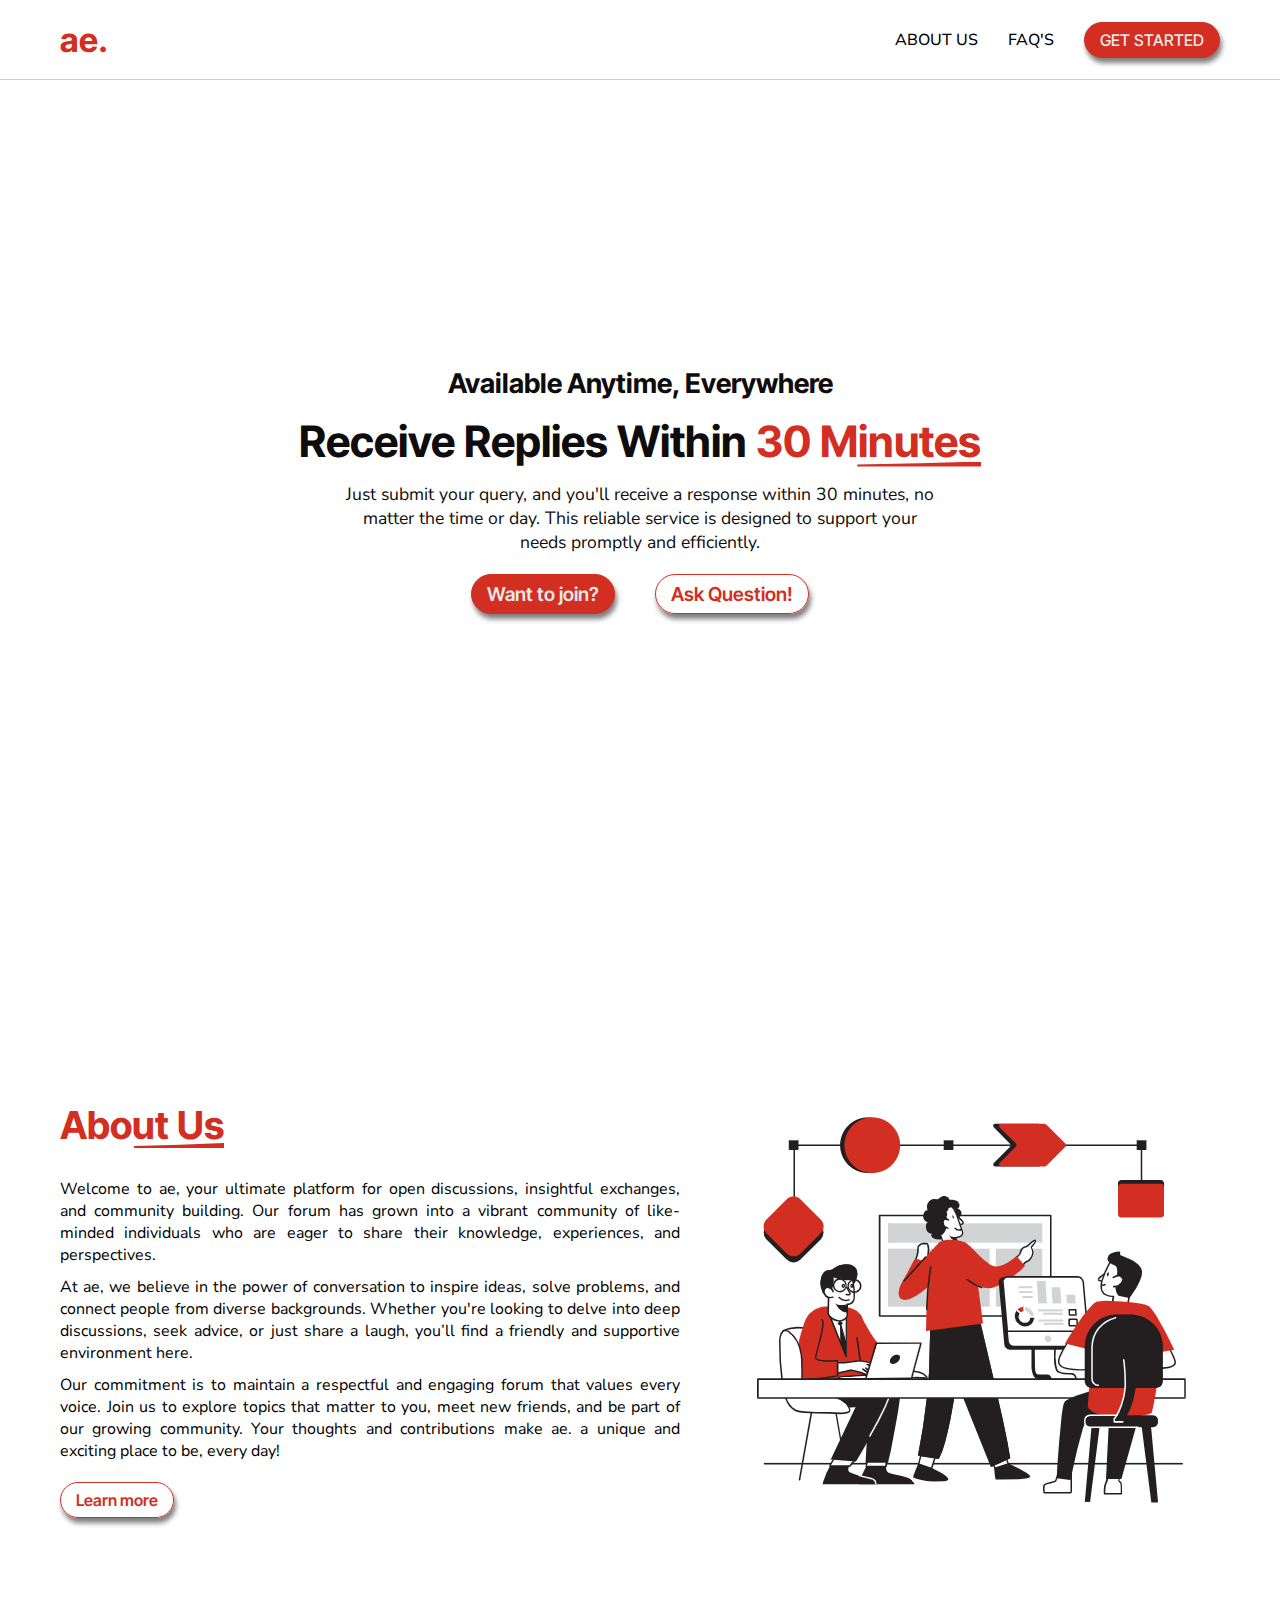
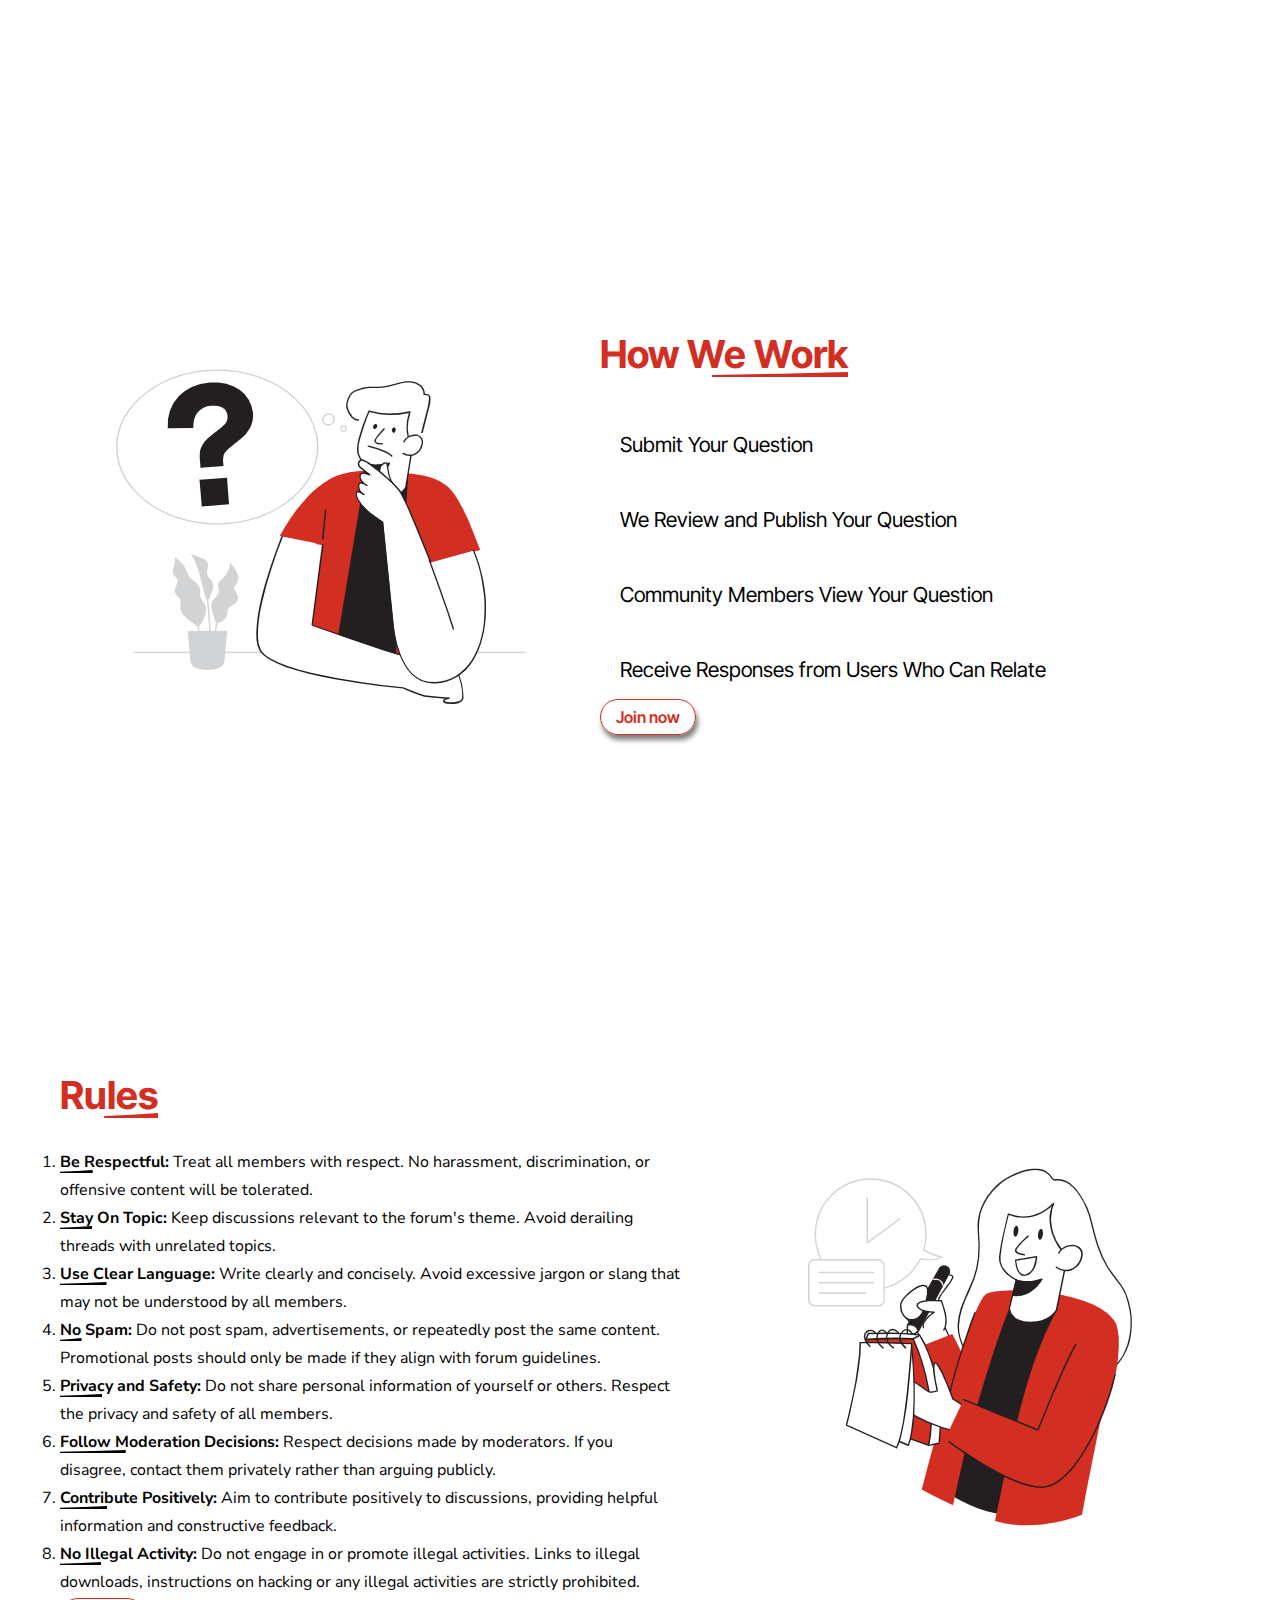
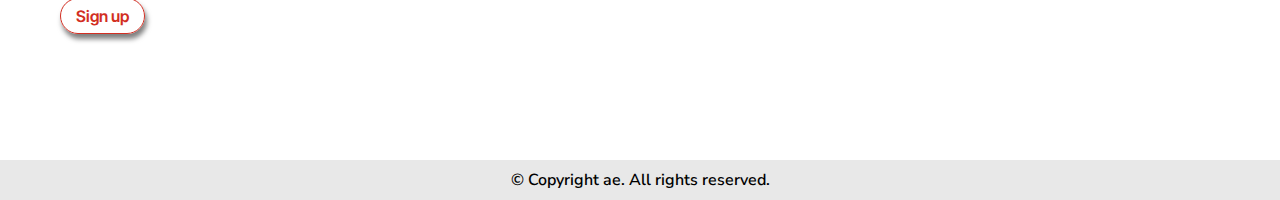
<file: index.html>
<!DOCTYPE html>
<html lang="en">

<head>
    <meta charset="UTF-8">
    <meta http-equiv="X-UA-Compatible" content="IE=edge">
    <meta name="viewport" content="width=device-width, initial-scale=1.0">
    <title>Available Anytime - Everywhere</title>
    <link rel="stylesheet" href="assets/css/style.css">
    <link rel="stylesheet" href="assets/css/responsive-style.css">
    <link rel="stylesheet" href="https://cdnjs.cloudflare.com/ajax/libs/font-awesome/6.4.0/css/all.min.css"
        integrity="sha512-iecdLmaskl7CVkqkXNQ/ZH/XLlvWZOJyj7Yy7tcenmpD1ypASozpmT/E0iPtmFIB46ZmdtAc9eNBvH0H/ZpiBw=="
        crossorigin="anonymous" referrerpolicy="no-referrer" />
</head>

<body>
    <nav>
        <a href="index.html" class="logo">ae.</a>
        <ul class="menu">
            <li><a href="about.html">About us</a></li>
            <li><a href="faq.html">FAQ's</a></li>
            <li class="btn default-btn"><a href="login.html">Get Started</a></li>
            <i class="fa fa-times close-bar"></i>
        </ul>
        <i class="fa fa-bars menu-bar"></i>
    </nav>
    <div class="hero">
        <h3>Available Anytime, Everywhere</h3>
        <h2>Receive Replies Within <span class="mark">30 Minutes</span></h2>
        <p>Just submit your query, and you'll receive a response
            within 30 minutes, no matter the time or day. This reliable service is designed to support your needs
            promptly and efficiently.</p>
        <div class="buttons">
            <a href="register.html" class="btn default-btn">Want to join?</a>
            <a href="#" class="btn outline-btn">Ask Question!</a>
        </div>
    </div>
    <div class="who-we-are">
        <div class="content">
            <h2><span class="mark">About Us</span></h2>
            <p>Welcome to ae, your ultimate platform for open discussions, insightful exchanges, and community
                building. Our forum has grown into a vibrant community of like-minded individuals who
                are eager to share their knowledge, experiences, and perspectives.</p>
            <p>At ae, we believe in the power of conversation to inspire ideas, solve problems, and connect people from
                diverse backgrounds. Whether you're looking to delve into deep discussions, seek advice, or just share a
                laugh, you’ll find a friendly and supportive environment here.</p>
            <p>Our commitment is to maintain a respectful and engaging forum that values every voice. Join us to explore
                topics that matter to you, meet new friends, and be part of our growing community. Your thoughts and
                contributions make ae. a unique and exciting place to be, every day!</p>
            <a href="about.html" class="btn outline-btn">Learn more</a>
        </div>
        <div class="img">
            <img src="assets/images/question.png" alt="">
        </div>
    </div>
    <div class="how-we-work">
        <div class="img">
            <img src="assets/images/work.png" alt="">
        </div>
        <div class="content">
            <h2><span class="mark">How We Work</span></h2>
            <div class="steps">
                <div class="step">
                    <span>1</span>
                    Submit Your Question
                    <i class="fa fa-chevron-right"></i>
                </div>
                <div class="step">
                    <span>2</span>
                    We Review and Publish Your Question
                    <i class="fa fa-chevron-right"></i>
                </div>
                <div class="step">
                    <span>3</span>
                    Community Members View Your Question
                    <i class="fa fa-chevron-right"></i>
                </div>
                <div class="step">
                    <span>4</span>
                    Receive Responses from Users Who Can Relate
                    <i class="fa fa-chevron-right"></i>
                </div>
            </div>
            <a href="" class="btn outline-btn">Join now</a>
        </div>
    </div>

    <div class="rules">

        <div class="content">
            <h2><span class="mark">Rules</span></h2>

            <ol class="all-rules">
                <li><strong class="mark2">Be Respectful:</strong> Treat all members with respect. No harassment,
                    discrimination, or
                    offensive content
                    will be tolerated.</li>
                <li><strong class="mark2">Stay On Topic:</strong> Keep discussions relevant to the forum's theme. Avoid
                    derailing
                    threads with
                    unrelated topics.</li>
                <li><strong class="mark2">Use Clear Language:</strong> Write clearly and concisely. Avoid excessive
                    jargon or slang
                    that may not be
                    understood by all members.</li>
                <li><strong class="mark2">No Spam:</strong> Do not post spam, advertisements, or repeatedly post the
                    same content.
                    Promotional posts
                    should only be made if they align with forum guidelines.</li>
                <li><strong class="mark2">Privacy and Safety:</strong> Do not share personal information of yourself or
                    others.
                    Respect the privacy and
                    safety of all members.</li>
                <li><strong class="mark2">Follow Moderation Decisions:</strong> Respect decisions made by moderators. If
                    you disagree,
                    contact them
                    privately rather than arguing publicly.</li>
                <li><strong class="mark2">Contribute Positively:</strong> Aim to contribute positively to discussions,
                    providing
                    helpful information
                    and constructive feedback.</li>
                <li><strong class="mark2">No Illegal Activity:</strong> Do not engage in or promote illegal activities.
                    Links to
                    illegal downloads,
                    instructions on hacking or any illegal activities are strictly prohibited.</li>
            </ol>
            <a href="" class="btn outline-btn">Sign up</a>
        </div>
        <div class="img">
            <img src="assets/images/rules.png" alt="">
        </div>
    </div>

    <footer>
        <span>
            © Copyright ae. All rights reserved.</span>
        </span>
    </footer>
    <script src="https://code.jquery.com/jquery-3.6.4.min.js"
        integrity="sha256-oP6HI9z1XaZNBrJURtCoUT5SUnxFr8s3BzRl+cbzUq8=" crossorigin="anonymous"></script>
    <script src="assets/js/script.js"></script>
</body>

</html>
<!--Icons : https://pixels.market -->
</file>
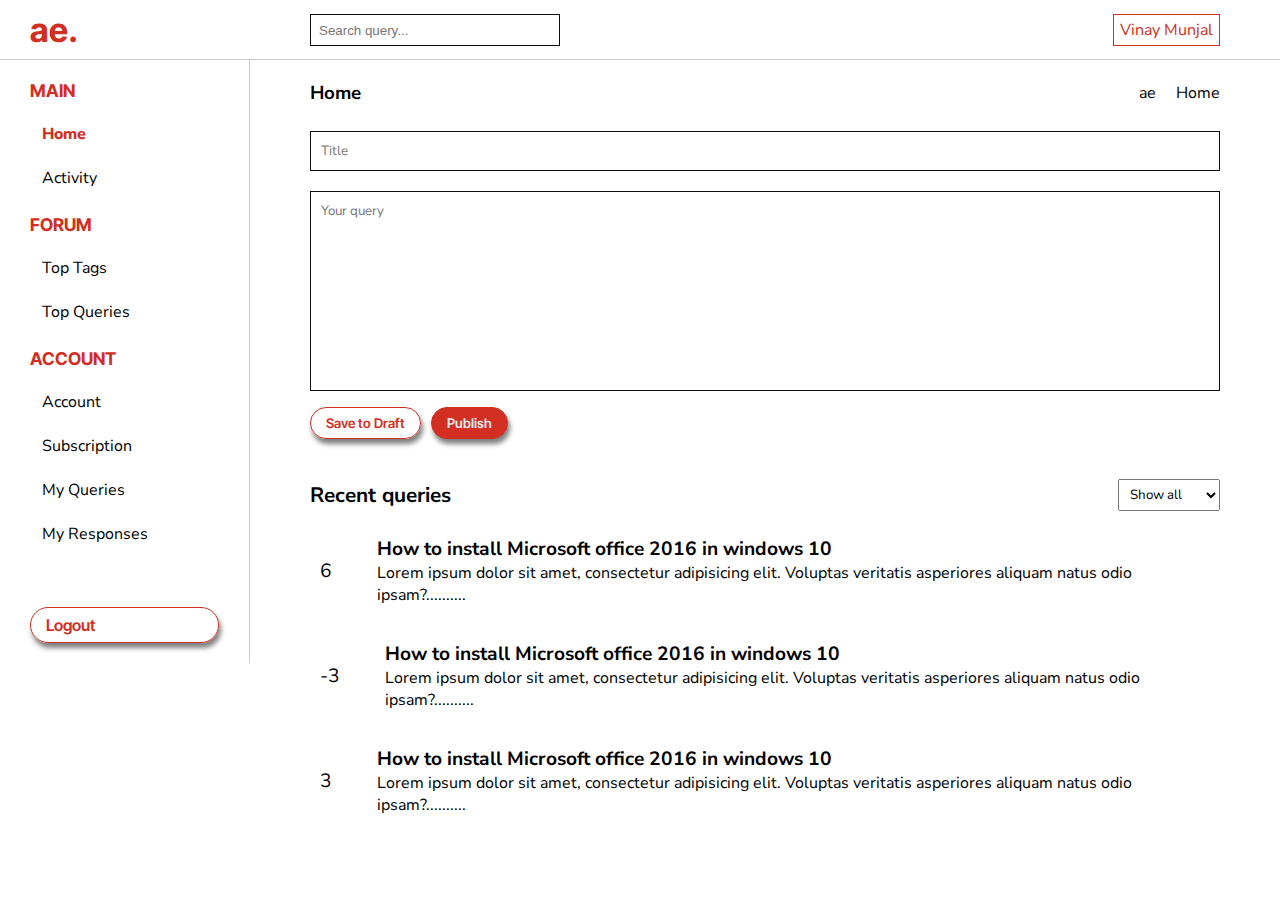
<file: logged/index.html>
<!DOCTYPE html>
<html lang="en">

<head>
    <meta charset="UTF-8">
    <meta http-equiv="X-UA-Compatible" content="IE=edge">
    <meta name="viewport" content="width=device-width, initial-scale=1.0">
    <title>ae - Home</title>
    <link rel="stylesheet" href="../assets/css/logged.css">
    <link rel="stylesheet" href="../assets/css/responsive-logged.css">
    <link rel="stylesheet" href="https://cdnjs.cloudflare.com/ajax/libs/font-awesome/6.4.0/css/all.min.css"
        integrity="sha512-iecdLmaskl7CVkqkXNQ/ZH/XLlvWZOJyj7Yy7tcenmpD1ypASozpmT/E0iPtmFIB46ZmdtAc9eNBvH0H/ZpiBw=="
        crossorigin="anonymous" referrerpolicy="no-referrer" />
</head>

<body>
    <nav>
        <div class="left">
            <a href="#" class="logo">ae.</a>
        </div>
        <div class="right">
            <div class="search-box">
                <input type="text" name="q" id="q" placeholder="Search query...">
                <i class="fa fa-search"></i>
            </div>

            <div class="icons-section">
                <div class="notifications">
                    <i class="fa fa-bell view-noti"></i>

                    <div class="all-notifications">
                        <h4>All notifications</h4>
                        <a href="#" class="single-notification"><i class="fa fa-bell"></i>Lorem ipsum dolor sit
                            amet.</a>
                        <a href="#" class="single-notification"><i class="fa fa-bell"></i>Lorem ipsum dolor sit
                            amet.</a>
                        <a href="#" class="single-notification"><i class="fa fa-bell"></i>Lorem ipsum dolor sit
                            amet.</a>
                        <a href="#" class="single-notification"><i class="fa fa-bell"></i>Lorem ipsum dolor sit
                            amet.</a>
                        <a href="#" class="single-notification"><i class="fa fa-bell"></i>Lorem ipsum dolor sit
                            amet.</a>
                        <a href="#" class="view-all">View all</a>
                    </div>
                </div>
                <a href="/" class="logout">
                    <i class="fa fa-sign-out-alt"></i>
                </a>
                <div class="loggedin-user">
                    Vinay Munjal
                </div>
            </div>
        </div>


    </nav>

    <div class="main">
        <div class="sidebar">
            <div class="menus">
                <h3>Main</h3>
                <a class="active" href="/logged"><i class="fa fa-home"></i> <span>Home</span></a>
                <a href="activity.html"><i class="fa fa-chart-line"></i> <span>Activity</span></a>
                <h3>Forum</h3>
                <a href="top-tags.html"><i class="fa fa-tag"></i><span>Top Tags</span></a>
                <a href="top-queries.html"><i class="fa fa-list"></i><span>Top Queries</span></a>
                <h3>Account</h3>
                <a href="account.html"><i class="fa fa-cog"></i> <span>Account</span></a>
                <a href="subscription.html"><i class="fa fa-file-invoice"></i> <span>Subscription</span></a>
                <a href="my-queries.html"><i class="fa fa-question"></i> <span>My Queries</span></a>
                <a href="my-responses.html"><i class="fa fa-star"></i> <span>My Responses</span></a>
            </div>


            <a href="/" class="btn outline-btn"><span>Logout</span> <i class="fa fa-sign-out-alt"></i></a>
        </div>

        <div class="content">
            <div class="page-info">
                <h3>Home</h3>

                <div class="page-map">
                    <span>ae</span>
                    <i class="fa fa-chevron-right"></i>
                    <span>Home</span>
                </div>
            </div>


            <form class="query-form">
                <div class="ask-query">
                    <input type="text" name="title" id="title" placeholder="Title">
                    <textarea name="query" id="query" placeholder="Your query"></textarea>
                </div>
                <div class="buttons">
                    <button class="btn outline-btn">Save to Draft</button>
                    <button class="btn default-btn">Publish</button>

                </div>
            </form>

            <div class="recent-queries">
                <div class="head">
                    <h4>Recent queries</h4>

                    <select name="recent_type" id="recent_type">
                        <option value="all">Show all</option>
                        <option value="mine">Show mine</option>
                    </select>
                </div>

                <div class="all-queries">
                    <div class="single-query">
                        <div class="query-vote">
                            <i class="fa fa-chevron-up active"></i>
                            <span class="vote">6</span>
                            <i class="fa fa-chevron-down"></i>
                        </div>
                        <a href="#" class="query-details">
                            <div class="query-title">How to install Microsoft office 2016 in windows 10</div>
                            <div class="query-desc">Lorem ipsum dolor sit amet, consectetur adipisicing elit. Voluptas
                                veritatis asperiores aliquam natus odio ipsam?..........</div>
                        </a>
                    </div>
                    <div class="single-query">
                        <div class="query-vote">
                            <i class="fa fa-chevron-up"></i>
                            <span class="vote">-3</span>
                            <i class="fa fa-chevron-down active"></i>
                        </div>
                        <a href="#" class="query-details">
                            <div class="query-title">How to install Microsoft office 2016 in windows 10</div>
                            <div class="query-desc">Lorem ipsum dolor sit amet, consectetur adipisicing elit. Voluptas
                                veritatis asperiores aliquam natus odio ipsam?..........</div>
                        </a>
                    </div>
                    <div class="single-query">
                        <div class="query-vote">
                            <i class="fa fa-chevron-up"></i>
                            <span class="vote">3</span>
                            <i class="fa fa-chevron-down"></i>
                        </div>
                        <a href="#" class="query-details">
                            <div class="query-title">How to install Microsoft office 2016 in windows 10</div>
                            <div class="query-desc">Lorem ipsum dolor sit amet, consectetur adipisicing elit. Voluptas
                                veritatis asperiores aliquam natus odio ipsam?..........</div>
                        </a>
                    </div>
                </div>
            </div>


        </div>
    </div>
    <script src="https://code.jquery.com/jquery-3.6.4.min.js"
        integrity="sha256-oP6HI9z1XaZNBrJURtCoUT5SUnxFr8s3BzRl+cbzUq8=" crossorigin="anonymous"></script>
    <script src="../assets/js/script.js"></script>
</body>

</html>
</file>
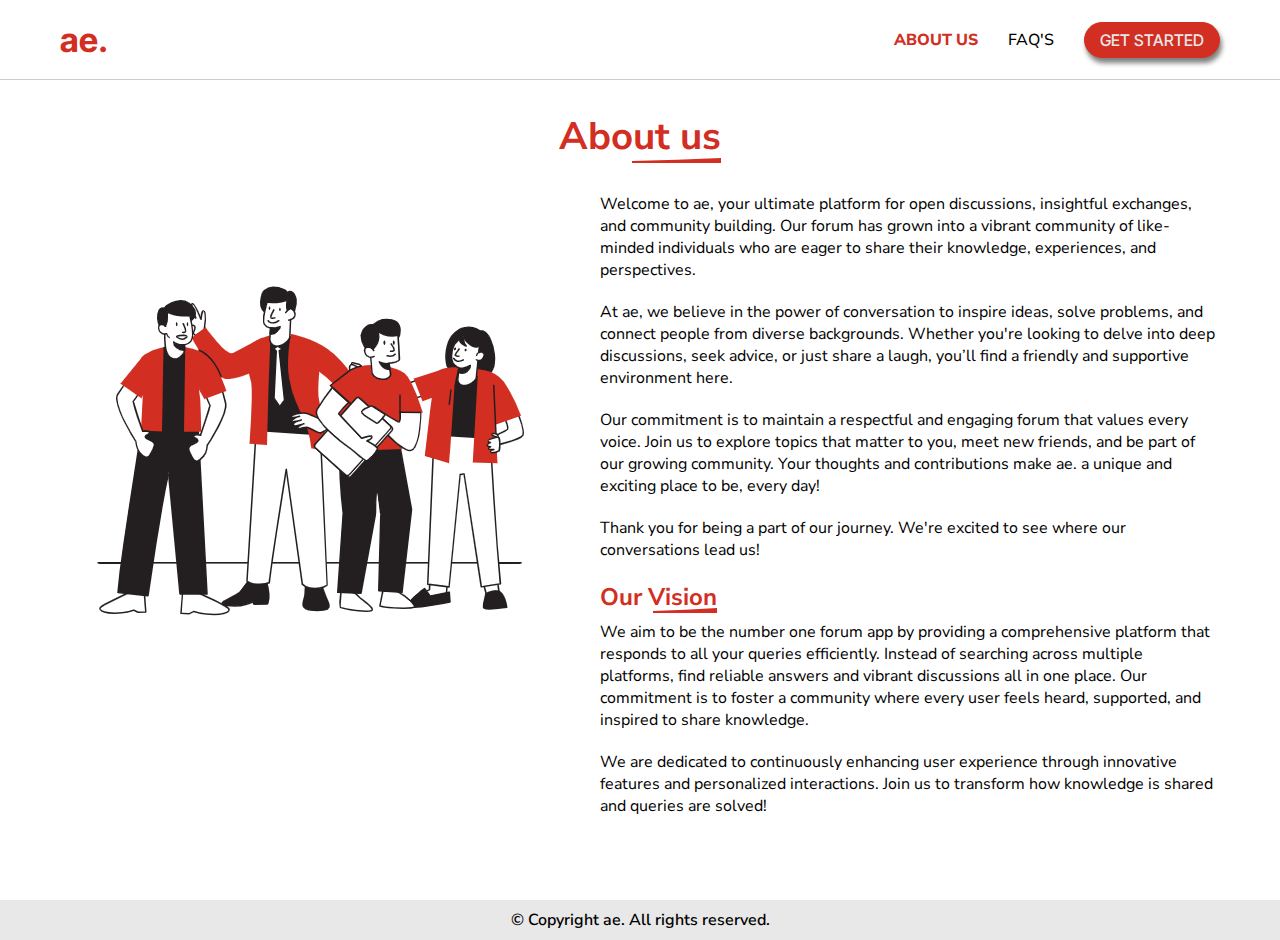
<file: about.html>
<!DOCTYPE html>
<html lang="en">

<head>
    <meta charset="UTF-8">
    <meta http-equiv="X-UA-Compatible" content="IE=edge">
    <meta name="viewport" content="width=device-width, initial-scale=1.0">
    <title>Available Anytime - Everywhere</title>
    <link rel="stylesheet" href="assets/css/style.css">
    <link rel="stylesheet" href="assets/css/responsive-style.css">
    <link rel="stylesheet" href="https://cdnjs.cloudflare.com/ajax/libs/font-awesome/6.4.0/css/all.min.css"
        integrity="sha512-iecdLmaskl7CVkqkXNQ/ZH/XLlvWZOJyj7Yy7tcenmpD1ypASozpmT/E0iPtmFIB46ZmdtAc9eNBvH0H/ZpiBw=="
        crossorigin="anonymous" referrerpolicy="no-referrer" />
</head>

<body>
    <nav>
        <a href="index.html" class="logo">ae.</a>
        <ul class="menu">
            <li class="active"><a href="about.html">About us</a></li>
            <li><a href="faq.html">FAQ's</a></li>
            <li class="btn default-btn"><a href="login.html">Get Started</a></li>
            <i class="fa fa-times close-bar"></i>
        </ul>
        <i class="fa fa-bars menu-bar"></i>
    </nav>


    <section>
        <h2><span class="mark">About us</span></h2>
        <div class="section-info">
            <div class="img">
                <img src="assets/images/team2.png" alt="">
            </div>
            <div class="content">
                <p>Welcome to ae, your ultimate platform for open discussions, insightful exchanges, and community
                    building. Our forum has grown into a vibrant community of like-minded individuals who
                    are eager to share their knowledge, experiences, and perspectives.</p>
                <p>At ae, we believe in the power of conversation to inspire ideas, solve problems, and connect people
                    from
                    diverse backgrounds. Whether you're looking to delve into deep discussions, seek advice, or just
                    share a
                    laugh, you’ll find a friendly and supportive environment here.</p>
                <p>Our commitment is to maintain a respectful and engaging forum that values every voice. Join us to
                    explore
                    topics that matter to you, meet new friends, and be part of our growing community. Your thoughts and
                    contributions make ae. a unique and exciting place to be, every day!</p>
                <p>Thank you for being a part of our journey. We're excited to see where our conversations lead us!</p>
                <h2><span class="mark">Our Vision</span></h2>
                <p>We aim to be the number one forum app by providing a comprehensive platform that responds to all your
                    queries efficiently. Instead of searching across multiple platforms, find reliable answers and
                    vibrant discussions all in one place. Our commitment is to foster a community where every user feels
                    heard, supported, and inspired to share knowledge.</p>
                <p> We are dedicated to continuously enhancing user
                    experience through innovative features and personalized interactions. Join us to transform how
                    knowledge is shared and queries are solved!</p>

            </div>
        </div>
    </section>

    <footer>
        <span>
            © Copyright ae. All rights reserved.</span>
        </span>
    </footer>
    <script src="https://code.jquery.com/jquery-3.6.4.min.js"
        integrity="sha256-oP6HI9z1XaZNBrJURtCoUT5SUnxFr8s3BzRl+cbzUq8=" crossorigin="anonymous"></script>
    <script src="assets/js/script.js"></script>
</body>

</html>
<!--Icons : https://pixels.market-->
</file>
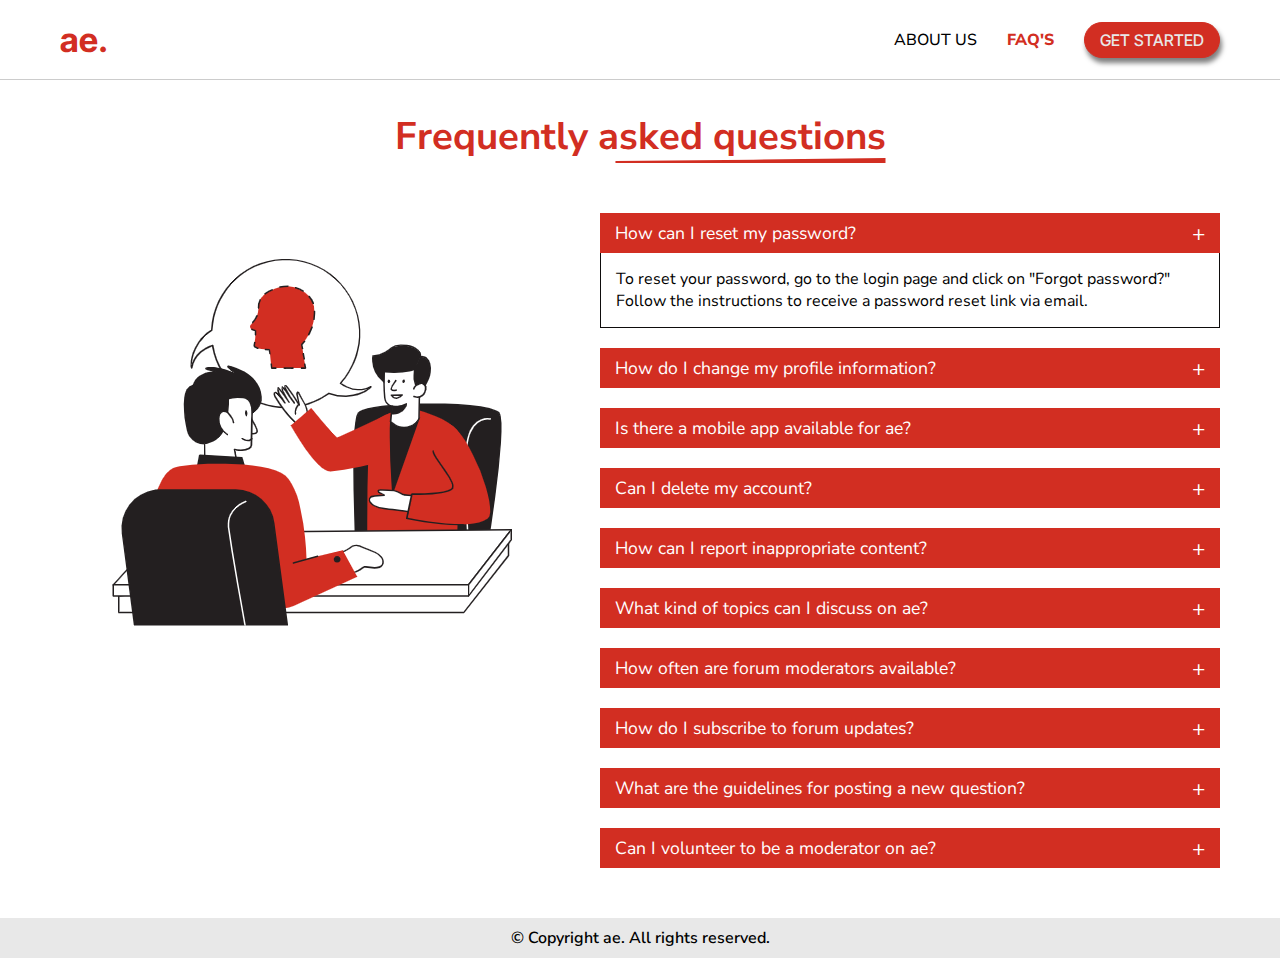
<file: faq.html>
<!DOCTYPE html>
<html lang="en">

<head>
    <meta charset="UTF-8">
    <meta http-equiv="X-UA-Compatible" content="IE=edge">
    <meta name="viewport" content="width=device-width, initial-scale=1.0">
    <title>Available Anytime - Everywhere</title>
    <link rel="stylesheet" href="assets/css/style.css">
    <link rel="stylesheet" href="assets/css/responsive-style.css">
    <link rel="stylesheet" href="https://cdnjs.cloudflare.com/ajax/libs/font-awesome/6.4.0/css/all.min.css"
        integrity="sha512-iecdLmaskl7CVkqkXNQ/ZH/XLlvWZOJyj7Yy7tcenmpD1ypASozpmT/E0iPtmFIB46ZmdtAc9eNBvH0H/ZpiBw=="
        crossorigin="anonymous" referrerpolicy="no-referrer" />
</head>

<body>
    <nav>
        <a href="index.html" class="logo">ae.</a>
        <ul class="menu">
            <li><a href="about.html">About us</a></li>
            <li class="active"><a href="faq.html">FAQ's</a></li>
            <li class="btn default-btn"><a href="login.html">Get Started</a></li>
            <i class="fa fa-times close-bar"></i>
        </ul>
        <i class="fa fa-bars menu-bar"></i>
    </nav>


    <section>
        <h2><span class="mark">Frequently asked questions</span></h2>
        <div class="section-info">
            <div class="img">
                <img src="assets/images/faq.png" alt="">
            </div>
            <div class="all-faqs">
                <div class="single-faq open">
                    <div class="faq-ques">How can I reset my password? <span>+</span></div>
                    <div class="faq-ans">To reset your password, go to the login page and click on "Forgot password?"
                        Follow the instructions to receive a password reset link via email.</div>
                </div>
                <div class="single-faq">
                    <div class="faq-ques">How do I change my profile information? <span>+</span></div>
                    <div class="faq-ans">You can change your profile information by navigating to your profile settings
                        and updating your details. Don't forget to save the changes!</div>
                </div>
                <div class="single-faq">
                    <div class="faq-ques">Is there a mobile app available for ae? <span>+</span></div>
                    <div class="faq-ans">Currently, we do not have a mobile app, but our website is mobile-friendly, and
                        you can access all features from your smartphone's browser.</div>
                </div>
                <div class="single-faq">
                    <div class="faq-ques">Can I delete my account? <span>+</span></div>
                    <div class="faq-ans">Yes, if you wish to delete your account, please contact our support team, and
                        they will assist you with the process.</div>
                </div>
                <div class="single-faq">
                    <div class="faq-ques">How can I report inappropriate content? <span>+</span></div>
                    <div class="faq-ans">To report inappropriate content, please use the 'Report' button located near
                        the content in question, or contact our moderation team directly through our contact form.</div>
                </div>
                <div class="single-faq">
                    <div class="faq-ques">What kind of topics can I discuss on ae? <span>+</span></div>
                    <div class="faq-ans">Ae supports discussions across a wide range of topics. Please refer to our
                        community guidelines for more information on permissible topics.</div>
                </div>
                <div class="single-faq">
                    <div class="faq-ques">How often are forum moderators available? <span>+</span></div>
                    <div class="faq-ans">Our forum moderators are available 24/7 to ensure a safe and engaging
                        environment for all users.</div>
                </div>
                <div class="single-faq">
                    <div class="faq-ques">How do I subscribe to forum updates? <span>+</span></div>
                    <div class="faq-ans">You can subscribe to updates by enabling notifications in your profile settings
                        or by subscribing to our newsletter.</div>
                </div>
                <div class="single-faq">
                    <div class="faq-ques">What are the guidelines for posting a new question? <span>+</span></div>
                    <div class="faq-ans">When posting a new question, ensure it's clear and concise. Avoid using
                        offensive language and make sure it adheres to our community guidelines.</div>
                </div>
                <div class="single-faq">
                    <div class="faq-ques">Can I volunteer to be a moderator on ae? <span>+</span></div>
                    <div class="faq-ans">Yes, we occasionally look for enthusiastic community members to join our
                        moderation team. Keep an eye on our announcements for openings.</div>
                </div>
            </div>

        </div>
    </section>

    <footer>
        <span>
            © Copyright ae. All rights reserved.</span>
        </span>
    </footer>
    <script src="https://code.jquery.com/jquery-3.6.4.min.js"
        integrity="sha256-oP6HI9z1XaZNBrJURtCoUT5SUnxFr8s3BzRl+cbzUq8=" crossorigin="anonymous"></script>
    <script src="assets/js/script.js"></script>
</body>

</html>
<!--Icons : https://pixels.market-->
</file>
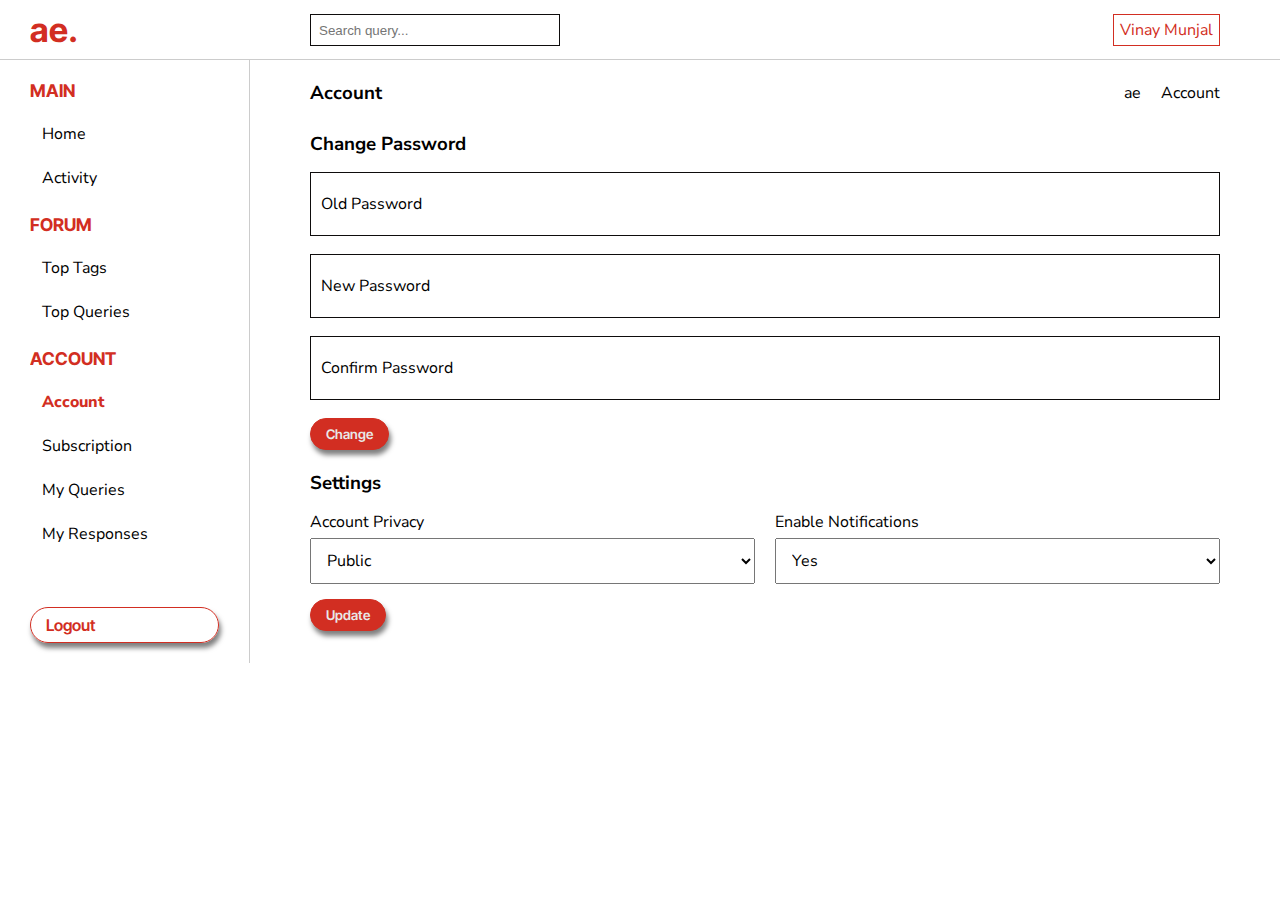
<file: logged/account.html>
<!DOCTYPE html>
<html lang="en">

<head>
    <meta charset="UTF-8">
    <meta http-equiv="X-UA-Compatible" content="IE=edge">
    <meta name="viewport" content="width=device-width, initial-scale=1.0">
    <title>ae - Home</title>
    <link rel="stylesheet" href="../assets/css/logged.css">
    <link rel="stylesheet" href="../assets/css/responsive-logged.css">
    <link rel="stylesheet" href="https://cdnjs.cloudflare.com/ajax/libs/font-awesome/6.4.0/css/all.min.css"
        integrity="sha512-iecdLmaskl7CVkqkXNQ/ZH/XLlvWZOJyj7Yy7tcenmpD1ypASozpmT/E0iPtmFIB46ZmdtAc9eNBvH0H/ZpiBw=="
        crossorigin="anonymous" referrerpolicy="no-referrer" />
</head>

<body>
    <nav>
        <div class="left">
            <a href="#" class="logo">ae.</a>
        </div>
        <div class="right">
            <div class="search-box">
                <input type="text" name="q" id="q" placeholder="Search query...">
                <i class="fa fa-search"></i>
            </div>

            <div class="icons-section">
                <div class="notifications">
                    <i class="fa fa-bell view-noti"></i>

                    <div class="all-notifications">
                        <h4>All notifications</h4>
                        <a href="#" class="single-notification"><i class="fa fa-bell"></i>Lorem ipsum dolor sit
                            amet.</a>
                        <a href="#" class="single-notification"><i class="fa fa-bell"></i>Lorem ipsum dolor sit
                            amet.</a>
                        <a href="#" class="single-notification"><i class="fa fa-bell"></i>Lorem ipsum dolor sit
                            amet.</a>
                        <a href="#" class="single-notification"><i class="fa fa-bell"></i>Lorem ipsum dolor sit
                            amet.</a>
                        <a href="#" class="single-notification"><i class="fa fa-bell"></i>Lorem ipsum dolor sit
                            amet.</a>
                        <a href="#" class="view-all">View all</a>
                    </div>
                </div>
                <a href="/" class="logout">
                    <i class="fa fa-sign-out-alt"></i>
                </a>
                <div class="loggedin-user">
                    Vinay Munjal
                </div>
            </div>
        </div>


    </nav>

    <div class="main">
        <div class="sidebar">
            <div class="menus">
                <h3>Main</h3>
                <a href="/logged"><i class="fa fa-home"></i> <span>Home</span></a>
                <a href="activity.html"><i class="fa fa-chart-line"></i> <span>Activity</span></a>
                <h3>Forum</h3>
                <a href="top-tags.html"><i class="fa fa-tag"></i><span>Top Tags</span></a>
                <a href="top-queries.html"><i class="fa fa-list"></i><span>Top Queries</span></a>
                <h3>Account</h3>
                <a class="active" href="account.html"><i class="fa fa-cog"></i> <span>Account</span></a>
                <a href="subscription.html"><i class="fa fa-file-invoice"></i> <span>Subscription</span></a>
                <a href="my-queries.html"><i class="fa fa-question"></i> <span>My Queries</span></a>
                <a href="my-responses.html"><i class="fa fa-star"></i> <span>My Responses</span></a>
            </div>


            <a href="/" class="btn outline-btn"><span>Logout</span> <i class="fa fa-sign-out-alt"></i></a>
        </div>

        <div class="content">
            <div class="page-info">
                <h3>Account</h3>

                <div class="page-map">
                    <span>ae</span>
                    <i class="fa fa-chevron-right"></i>
                    <span>Account</span>
                </div>
            </div>


            <div class="account">

                <form action="">
                    <h3>Change Password</h3>
                    <div class="formGroup">
                        <input type="password" name="old_password" id="old_password" required>
                        <label for="old_password">Old Password</label>
                    </div>
                    <div class="formGroup">
                        <input type="password" name="new_password" id="new_password" required>
                        <label for="new_password">New Password</label>
                    </div>
                    <div class="formGroup">
                        <input type="password" name="confirm_password" id="confirm_password" required>
                        <label for="confirm_password">Confirm Password</label>
                    </div>
                    <button class="btn default-btn">Change</button>
                </form>


                <form class="settings">
                    <h3>Settings</h3>
                    <div class="groups">
                        <div class="formGroup2">
                            <label for="account_privacy">Account Privacy</label>
                            <select name="account_privacy" id="account_privacy">
                                <option value="public">Public</option>
                                <option value="private">Private</option>
                            </select>
                        </div>
                        <div class="formGroup2">
                            <label for="account_privacy">Enable Notifications</label>
                            <select name="notifications" id="notifications">
                                <option value="1">Yes</option>
                                <option value="0">No</option>
                            </select>
                        </div>
                    </div>
                    <button class="btn default-btn">Update</button>
                </form>
            </div>



        </div>
    </div>
    <script src="https://code.jquery.com/jquery-3.6.4.min.js"
        integrity="sha256-oP6HI9z1XaZNBrJURtCoUT5SUnxFr8s3BzRl+cbzUq8=" crossorigin="anonymous"></script>
    <script src="../assets/js/script.js"></script>
</body>

</html>
</file>
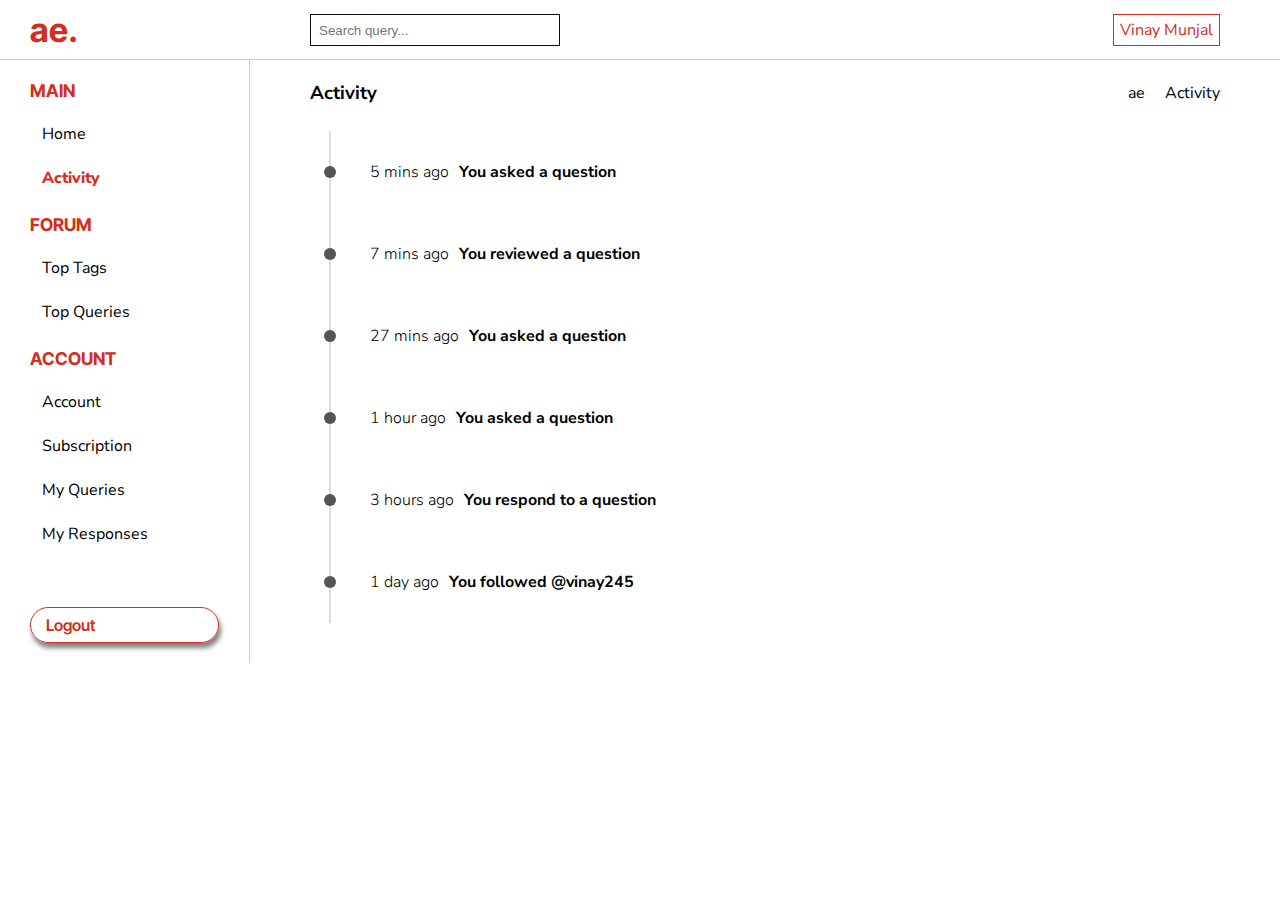
<file: logged/activity.html>
<!DOCTYPE html>
<html lang="en">

<head>
    <meta charset="UTF-8">
    <meta http-equiv="X-UA-Compatible" content="IE=edge">
    <meta name="viewport" content="width=device-width, initial-scale=1.0">
    <title>ae - Home</title>
    <link rel="stylesheet" href="../assets/css/logged.css">
    <link rel="stylesheet" href="../assets/css/responsive-logged.css">
    <link rel="stylesheet" href="https://cdnjs.cloudflare.com/ajax/libs/font-awesome/6.4.0/css/all.min.css"
        integrity="sha512-iecdLmaskl7CVkqkXNQ/ZH/XLlvWZOJyj7Yy7tcenmpD1ypASozpmT/E0iPtmFIB46ZmdtAc9eNBvH0H/ZpiBw=="
        crossorigin="anonymous" referrerpolicy="no-referrer" />
</head>

<body>
    <nav>
        <div class="left">
            <a href="#" class="logo">ae.</a>
        </div>
        <div class="right">
            <div class="search-box">
                <input type="text" name="q" id="q" placeholder="Search query...">
                <i class="fa fa-search"></i>
            </div>

            <div class="icons-section">
                <div class="notifications">
                    <i class="fa fa-bell view-noti"></i>

                    <div class="all-notifications">
                        <h4>All notifications</h4>
                        <a href="#" class="single-notification"><i class="fa fa-bell"></i>Lorem ipsum dolor sit
                            amet.</a>
                        <a href="#" class="single-notification"><i class="fa fa-bell"></i>Lorem ipsum dolor sit
                            amet.</a>
                        <a href="#" class="single-notification"><i class="fa fa-bell"></i>Lorem ipsum dolor sit
                            amet.</a>
                        <a href="#" class="single-notification"><i class="fa fa-bell"></i>Lorem ipsum dolor sit
                            amet.</a>
                        <a href="#" class="single-notification"><i class="fa fa-bell"></i>Lorem ipsum dolor sit
                            amet.</a>
                        <a href="#" class="view-all">View all</a>
                    </div>
                </div>
                <a href="/" class="logout">
                    <i class="fa fa-sign-out-alt"></i>
                </a>
                <div class="loggedin-user">
                    Vinay Munjal
                </div>
            </div>
        </div>


    </nav>

    <div class="main">
        <div class="sidebar">
            <div class="menus">
                <h3>Main</h3>
                <a href="/logged"><i class="fa fa-home"></i> <span>Home</span></a>
                <a class="active" href="activity.html"><i class="fa fa-chart-line"></i> <span>Activity</span></a>
                <h3>Forum</h3>
                <a href="top-tags.html"><i class="fa fa-tag"></i><span>Top Tags</span></a>
                <a href="top-queries.html"><i class="fa fa-list"></i><span>Top Queries</span></a>
                <h3>Account</h3>
                <a href="account.html"><i class="fa fa-cog"></i> <span>Account</span></a>
                <a href="subscription.html"><i class="fa fa-file-invoice"></i> <span>Subscription</span></a>
                <a href="my-queries.html"><i class="fa fa-question"></i> <span>My Queries</span></a>
                <a href="my-responses.html"><i class="fa fa-star"></i> <span>My Responses</span></a>
            </div>


            <a href="/" class="btn outline-btn"><span>Logout</span> <i class="fa fa-sign-out-alt"></i></a>
        </div>

        <div class="content">
            <div class="page-info">
                <h3>Activity</h3>

                <div class="page-map">
                    <span>ae</span>
                    <i class="fa fa-chevron-right"></i>
                    <span>Activity</span>
                </div>
            </div>

            <div class="all-activity">
                <div class="single-activity">
                    <div class="time">5 mins ago</div>
                    <div class="work">
                        <span>You asked a question</span>
                        <a href="#">
                            <i class="fa fa-link"></i>
                        </a>
                    </div>
                </div>
                <div class="single-activity">
                    <div class="time">7 mins ago</div>
                    <div class="work">
                        <span>You reviewed a question</span>
                        <a href="#">
                            <i class="fa fa-link"></i>
                        </a>
                    </div>
                </div>
                <div class="single-activity">
                    <div class="time">27 mins ago</div>
                    <div class="work">
                        <span>You asked a question</span>
                        <a href="#">
                            <i class="fa fa-link"></i>
                        </a>
                    </div>
                </div>
                <div class="single-activity">
                    <div class="time">1 hour ago</div>
                    <div class="work">
                        <span>You asked a question</span>
                        <a href="#">
                            <i class="fa fa-link"></i>
                        </a>
                    </div>
                </div>
                <div class="single-activity">
                    <div class="time">3 hours ago</div>
                    <div class="work">
                        <span>You respond to a question</span>
                        <a href="#">
                            <i class="fa fa-link"></i>
                        </a>
                    </div>
                </div>
                <div class="single-activity">
                    <div class="time">1 day ago</div>
                    <div class="work">
                        <span>You followed @vinay245</span>
                        <a href="#">
                            <i class="fa fa-link"></i>
                        </a>
                    </div>
                </div>
            </div>
        </div>
    </div>
    <script src="https://code.jquery.com/jquery-3.6.4.min.js"
        integrity="sha256-oP6HI9z1XaZNBrJURtCoUT5SUnxFr8s3BzRl+cbzUq8=" crossorigin="anonymous"></script>
    <script src="../assets/js/script.js"></script>
</body>

</html>
</file>
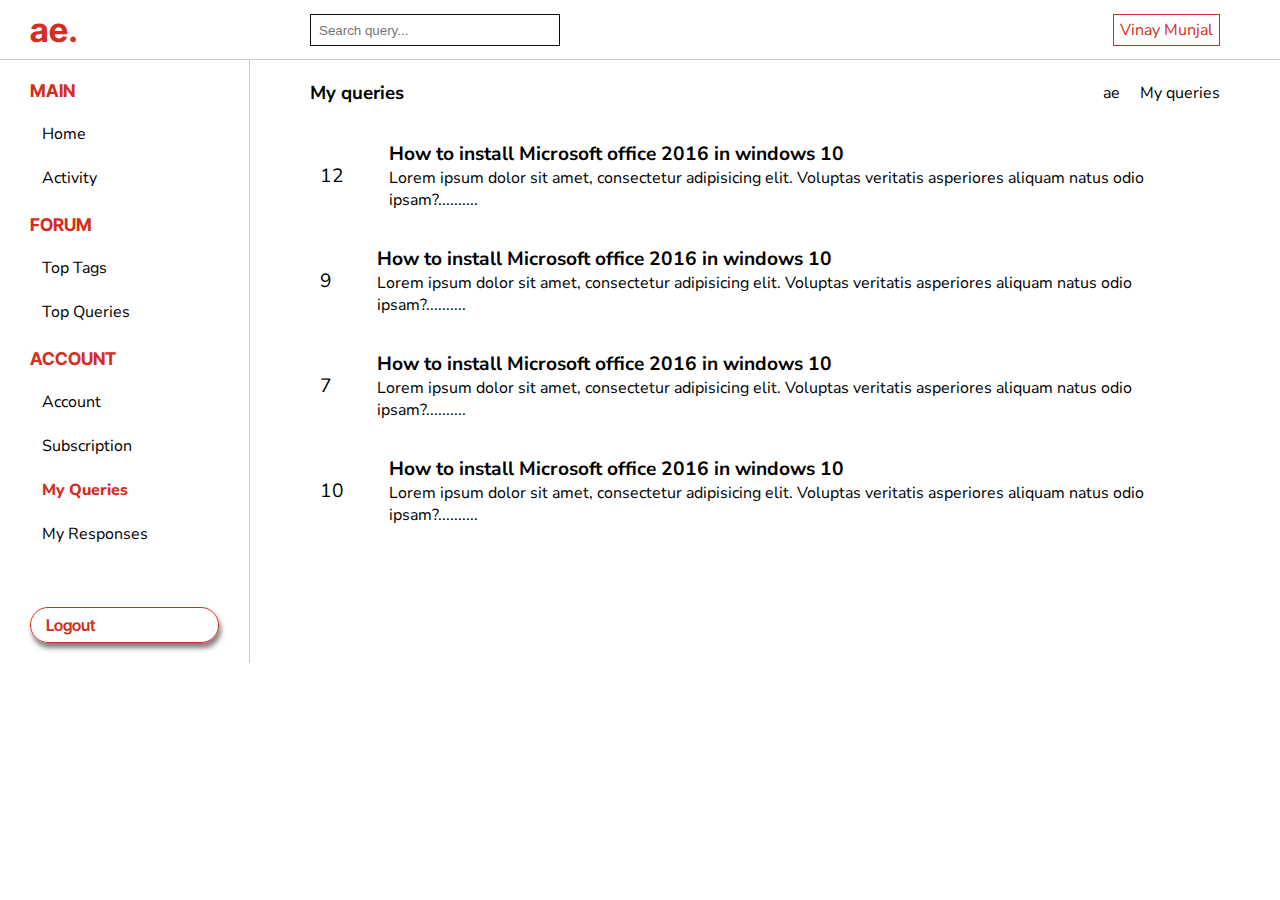
<file: logged/my-queries.html>
<!DOCTYPE html>
<html lang="en">

<head>
    <meta charset="UTF-8">
    <meta http-equiv="X-UA-Compatible" content="IE=edge">
    <meta name="viewport" content="width=device-width, initial-scale=1.0">
    <title>ae - Home</title>
    <link rel="stylesheet" href="../assets/css/logged.css">
    <link rel="stylesheet" href="../assets/css/responsive-logged.css">
    <link rel="stylesheet" href="https://cdnjs.cloudflare.com/ajax/libs/font-awesome/6.4.0/css/all.min.css"
        integrity="sha512-iecdLmaskl7CVkqkXNQ/ZH/XLlvWZOJyj7Yy7tcenmpD1ypASozpmT/E0iPtmFIB46ZmdtAc9eNBvH0H/ZpiBw=="
        crossorigin="anonymous" referrerpolicy="no-referrer" />
</head>

<body>
    <nav>
        <div class="left">
            <a href="#" class="logo">ae.</a>
        </div>
        <div class="right">
            <div class="search-box">
                <input type="text" name="q" id="q" placeholder="Search query...">
                <i class="fa fa-search"></i>
            </div>

            <div class="icons-section">
                <div class="notifications">
                    <i class="fa fa-bell view-noti"></i>

                    <div class="all-notifications">
                        <h4>All notifications</h4>
                        <a href="#" class="single-notification"><i class="fa fa-bell"></i>Lorem ipsum dolor sit
                            amet.</a>
                        <a href="#" class="single-notification"><i class="fa fa-bell"></i>Lorem ipsum dolor sit
                            amet.</a>
                        <a href="#" class="single-notification"><i class="fa fa-bell"></i>Lorem ipsum dolor sit
                            amet.</a>
                        <a href="#" class="single-notification"><i class="fa fa-bell"></i>Lorem ipsum dolor sit
                            amet.</a>
                        <a href="#" class="single-notification"><i class="fa fa-bell"></i>Lorem ipsum dolor sit
                            amet.</a>
                        <a href="#" class="view-all">View all</a>
                    </div>
                </div>
                <a href="/" class="logout">
                    <i class="fa fa-sign-out-alt"></i>
                </a>
                <div class="loggedin-user">
                    Vinay Munjal
                </div>
            </div>
        </div>


    </nav>

    <div class="main">
        <div class="sidebar">
            <div class="menus">
                <h3>Main</h3>
                <a href="/logged"><i class="fa fa-home"></i> <span>Home</span></a>
                <a href="activity.html"><i class="fa fa-chart-line"></i> <span>Activity</span></a>
                <h3>Forum</h3>
                <a href="top-tags.html"><i class="fa fa-tag"></i><span>Top Tags</span></a>
                <a href="top-queries.html"><i class="fa fa-list"></i><span>Top Queries</span></a>
                <h3>Account</h3>
                <a href="account.html"><i class="fa fa-cog"></i> <span>Account</span></a>
                <a href="subscription.html"><i class="fa fa-file-invoice"></i> <span>Subscription</span></a>
                <a class="active" href="my-queries.html"><i class="fa fa-question"></i> <span>My Queries</span></a>
                <a href="my-responses.html"><i class="fa fa-star"></i> <span>My Responses</span></a>
            </div>


            <a href="/" class="btn outline-btn"><span>Logout</span> <i class="fa fa-sign-out-alt"></i></a>
        </div>

        <div class="content">
            <div class="page-info">
                <h3>My queries</h3>

                <div class="page-map">
                    <span>ae</span>
                    <i class="fa fa-chevron-right"></i>
                    <span>My queries</span>
                </div>
            </div>
            <div class="my-queries">
                <div class="single-query">
                    <div class="query-vote">
                        <i class="fa fa-chevron-up active"></i>
                        <span class="vote">12</span>
                        <i class="fa fa-chevron-down"></i>
                    </div>
                    <a href="#" class="query-details">
                        <div class="query-title">How to install Microsoft office 2016 in windows 10</div>
                        <div class="query-desc">Lorem ipsum dolor sit amet, consectetur adipisicing elit. Voluptas
                            veritatis asperiores aliquam natus odio ipsam?..........</div>
                    </a>
                </div>
                <div class="single-query">
                    <div class="query-vote">
                        <i class="fa fa-chevron-up"></i>
                        <span class="vote">9</span>
                        <i class="fa fa-chevron-down active"></i>
                    </div>
                    <a href="#" class="query-details">
                        <div class="query-title">How to install Microsoft office 2016 in windows 10</div>
                        <div class="query-desc">Lorem ipsum dolor sit amet, consectetur adipisicing elit. Voluptas
                            veritatis asperiores aliquam natus odio ipsam?..........</div>
                    </a>
                </div>
                <div class="single-query">
                    <div class="query-vote">
                        <i class="fa fa-chevron-up active"></i>
                        <span class="vote">7</span>
                        <i class="fa fa-chevron-down"></i>
                    </div>
                    <a href="#" class="query-details">
                        <div class="query-title">How to install Microsoft office 2016 in windows 10</div>
                        <div class="query-desc">Lorem ipsum dolor sit amet, consectetur adipisicing elit. Voluptas
                            veritatis asperiores aliquam natus odio ipsam?..........</div>
                    </a>
                </div>
                <div class="single-query">
                    <div class="query-vote">
                        <i class="fa fa-chevron-up active"></i>
                        <span class="vote">10</span>
                        <i class="fa fa-chevron-down"></i>
                    </div>
                    <a href="#" class="query-details">
                        <div class="query-title">How to install Microsoft office 2016 in windows 10</div>
                        <div class="query-desc">Lorem ipsum dolor sit amet, consectetur adipisicing elit. Voluptas
                            veritatis asperiores aliquam natus odio ipsam?..........</div>
                    </a>
                </div>
            </div>
        </div>
    </div>
    <script src="https://code.jquery.com/jquery-3.6.4.min.js"
        integrity="sha256-oP6HI9z1XaZNBrJURtCoUT5SUnxFr8s3BzRl+cbzUq8=" crossorigin="anonymous"></script>
    <script src="../assets/js/script.js"></script>
</body>

</html>
</file>
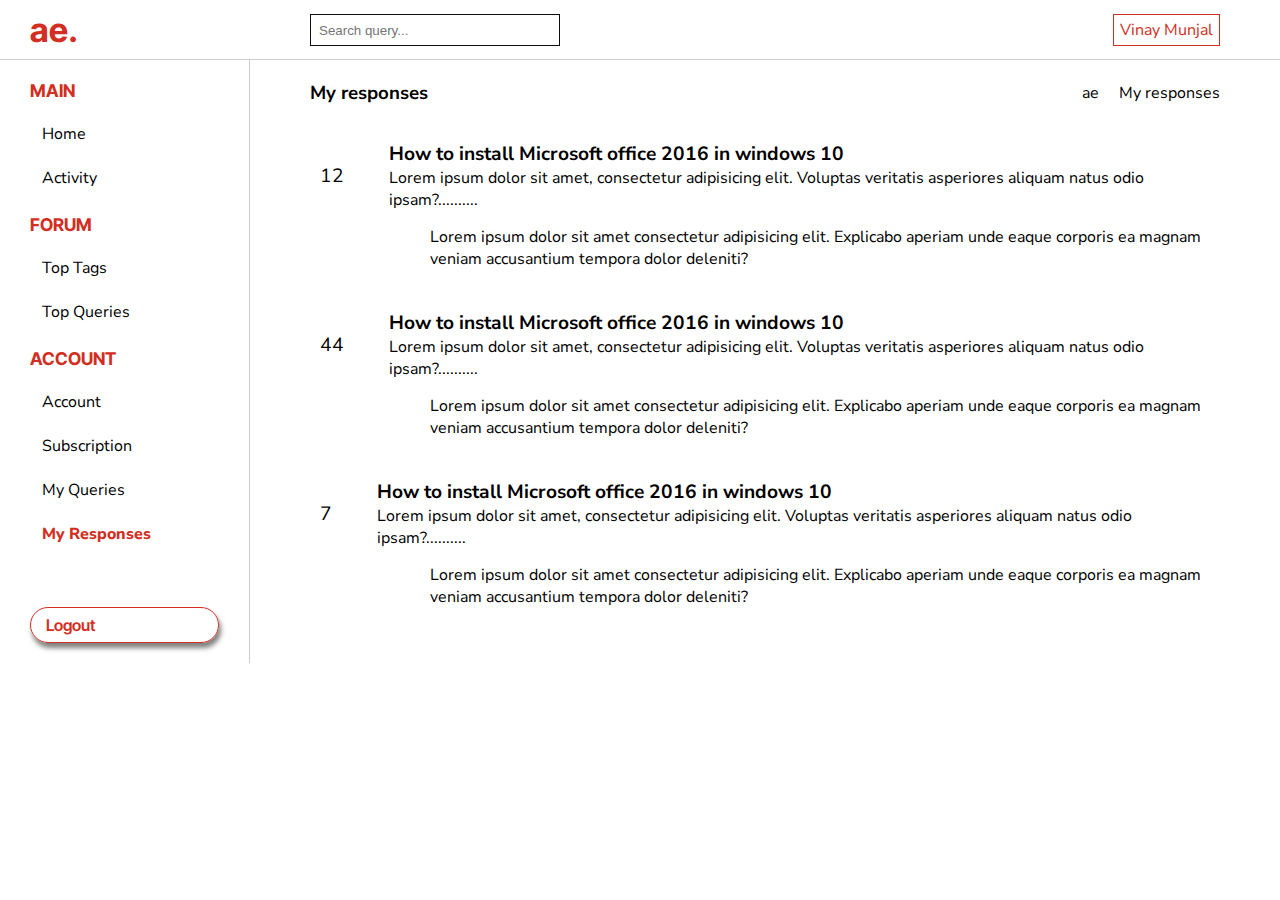
<file: logged/my-responses.html>
<!DOCTYPE html>
<html lang="en">

<head>
    <meta charset="UTF-8">
    <meta http-equiv="X-UA-Compatible" content="IE=edge">
    <meta name="viewport" content="width=device-width, initial-scale=1.0">
    <title>ae - Home</title>
    <link rel="stylesheet" href="../assets/css/logged.css">
    <link rel="stylesheet" href="../assets/css/responsive-logged.css">
    <link rel="stylesheet" href="https://cdnjs.cloudflare.com/ajax/libs/font-awesome/6.4.0/css/all.min.css"
        integrity="sha512-iecdLmaskl7CVkqkXNQ/ZH/XLlvWZOJyj7Yy7tcenmpD1ypASozpmT/E0iPtmFIB46ZmdtAc9eNBvH0H/ZpiBw=="
        crossorigin="anonymous" referrerpolicy="no-referrer" />
</head>

<body>
    <nav>
        <div class="left">
            <a href="#" class="logo">ae.</a>
        </div>
        <div class="right">
            <div class="search-box">
                <input type="text" name="q" id="q" placeholder="Search query...">
                <i class="fa fa-search"></i>
            </div>

            <div class="icons-section">
                <div class="notifications">
                    <i class="fa fa-bell view-noti"></i>

                    <div class="all-notifications">
                        <h4>All notifications</h4>
                        <a href="#" class="single-notification"><i class="fa fa-bell"></i>Lorem ipsum dolor sit
                            amet.</a>
                        <a href="#" class="single-notification"><i class="fa fa-bell"></i>Lorem ipsum dolor sit
                            amet.</a>
                        <a href="#" class="single-notification"><i class="fa fa-bell"></i>Lorem ipsum dolor sit
                            amet.</a>
                        <a href="#" class="single-notification"><i class="fa fa-bell"></i>Lorem ipsum dolor sit
                            amet.</a>
                        <a href="#" class="single-notification"><i class="fa fa-bell"></i>Lorem ipsum dolor sit
                            amet.</a>
                        <a href="#" class="view-all">View all</a>
                    </div>
                </div>
                <a href="/" class="logout">
                    <i class="fa fa-sign-out-alt"></i>
                </a>
                <div class="loggedin-user">
                    Vinay Munjal
                </div>
            </div>
        </div>


    </nav>

    <div class="main">
        <div class="sidebar">
            <div class="menus">
                <h3>Main</h3>
                <a href="/logged"><i class="fa fa-home"></i> <span>Home</span></a>
                <a href="activity.html"><i class="fa fa-chart-line"></i> <span>Activity</span></a>
                <h3>Forum</h3>
                <a href="top-tags.html"><i class="fa fa-tag"></i><span>Top Tags</span></a>
                <a href="top-queries.html"><i class="fa fa-list"></i><span>Top Queries</span></a>
                <h3>Account</h3>
                <a href="account.html"><i class="fa fa-cog"></i> <span>Account</span></a>
                <a href="subscription.html"><i class="fa fa-file-invoice"></i> <span>Subscription</span></a>
                <a href="my-queries.html"><i class="fa fa-question"></i> <span>My Queries</span></a>
                <a class="active" href="my-responses.html"><i class="fa fa-star"></i> <span>My Responses</span></a>
            </div>


            <a href="/" class="btn outline-btn"><span>Logout</span> <i class="fa fa-sign-out-alt"></i></a>
        </div>

        <div class="content">
            <div class="page-info">
                <h3>My responses</h3>

                <div class="page-map">
                    <span>ae</span>
                    <i class="fa fa-chevron-right"></i>
                    <span>My responses</span>
                </div>
            </div>

            <div class="my-responses">
                <div class="single-response">
                    <div class="single-query">
                        <div class="query-vote">
                            <i class="fa fa-chevron-up active"></i>
                            <span class="vote">12</span>
                            <i class="fa fa-chevron-down"></i>
                        </div>
                        <a href="#" class="query-details">
                            <div class="query-title">How to install Microsoft office 2016 in windows 10</div>
                            <div class="query-desc">Lorem ipsum dolor sit amet, consectetur adipisicing elit. Voluptas
                                veritatis asperiores aliquam natus odio ipsam?..........</div>
                        </a>
                    </div>
                    <div class="my-response">
                        <i class="fa fa-reply"></i>
                        <span>Lorem ipsum dolor sit amet consectetur adipisicing elit. Explicabo aperiam unde eaque
                            corporis ea magnam veniam accusantium tempora dolor deleniti?</span>
                    </div>
                </div>
                <div class="single-response">
                    <div class="single-query">
                        <div class="query-vote">
                            <i class="fa fa-chevron-up active"></i>
                            <span class="vote">44</span>
                            <i class="fa fa-chevron-down"></i>
                        </div>
                        <a href="#" class="query-details">
                            <div class="query-title">How to install Microsoft office 2016 in windows 10</div>
                            <div class="query-desc">Lorem ipsum dolor sit amet, consectetur adipisicing elit. Voluptas
                                veritatis asperiores aliquam natus odio ipsam?..........</div>
                        </a>
                    </div>
                    <div class="my-response">
                        <i class="fa fa-reply"></i>
                        <span>Lorem ipsum dolor sit amet consectetur adipisicing elit. Explicabo aperiam unde eaque
                            corporis ea magnam veniam accusantium tempora dolor deleniti?</span>
                    </div>
                </div>
                <div class="single-response">
                    <div class="single-query">
                        <div class="query-vote">
                            <i class="fa fa-chevron-up active"></i>
                            <span class="vote">7</span>
                            <i class="fa fa-chevron-down"></i>
                        </div>
                        <a href="#" class="query-details">
                            <div class="query-title">How to install Microsoft office 2016 in windows 10</div>
                            <div class="query-desc">Lorem ipsum dolor sit amet, consectetur adipisicing elit. Voluptas
                                veritatis asperiores aliquam natus odio ipsam?..........</div>
                        </a>
                    </div>
                    <div class="my-response">
                        <i class="fa fa-reply"></i>
                        <span>Lorem ipsum dolor sit amet consectetur adipisicing elit. Explicabo aperiam unde eaque
                            corporis ea magnam veniam accusantium tempora dolor deleniti?</span>
                    </div>
                </div>

            </div>
        </div>
    </div>
    <script src="https://code.jquery.com/jquery-3.6.4.min.js"
        integrity="sha256-oP6HI9z1XaZNBrJURtCoUT5SUnxFr8s3BzRl+cbzUq8=" crossorigin="anonymous"></script>
    <script src="../assets/js/script.js"></script>
</body>

</html>
</file>
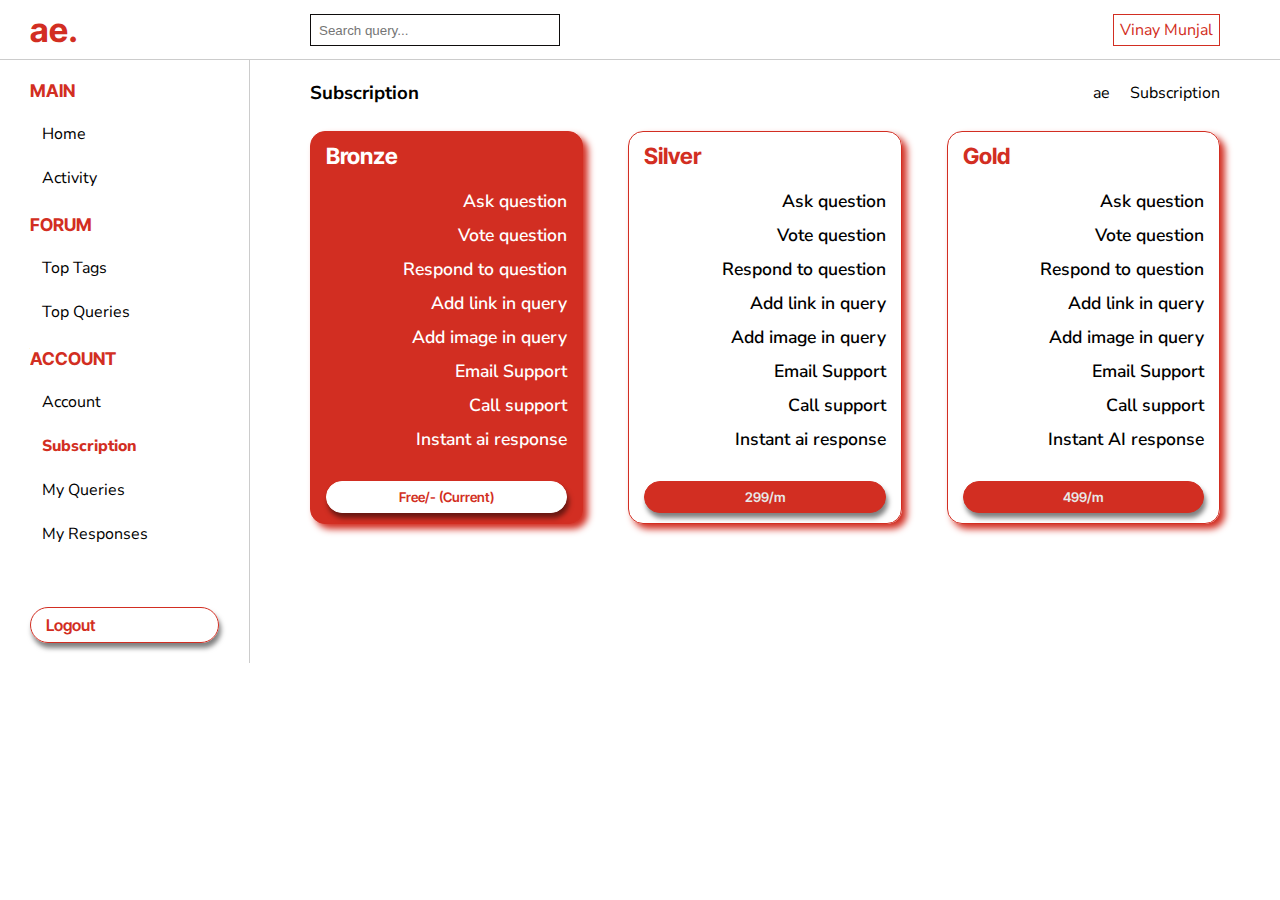
<file: logged/subscription.html>
<!DOCTYPE html>
<html lang="en">

<head>
    <meta charset="UTF-8">
    <meta http-equiv="X-UA-Compatible" content="IE=edge">
    <meta name="viewport" content="width=device-width, initial-scale=1.0">
    <title>ae - Home</title>
    <link rel="stylesheet" href="../assets/css/logged.css">
    <link rel="stylesheet" href="../assets/css/responsive-logged.css">
    <link rel="stylesheet" href="https://cdnjs.cloudflare.com/ajax/libs/font-awesome/6.4.0/css/all.min.css"
        integrity="sha512-iecdLmaskl7CVkqkXNQ/ZH/XLlvWZOJyj7Yy7tcenmpD1ypASozpmT/E0iPtmFIB46ZmdtAc9eNBvH0H/ZpiBw=="
        crossorigin="anonymous" referrerpolicy="no-referrer" />
</head>

<body>
    <nav>
        <div class="left">
            <a href="#" class="logo">ae.</a>
        </div>
        <div class="right">
            <div class="search-box">
                <input type="text" name="q" id="q" placeholder="Search query...">
                <i class="fa fa-search"></i>
            </div>

            <div class="icons-section">
                <div class="notifications">
                    <i class="fa fa-bell view-noti"></i>

                    <div class="all-notifications">
                        <h4>All notifications</h4>
                        <a href="#" class="single-notification"><i class="fa fa-bell"></i>Lorem ipsum dolor sit
                            amet.</a>
                        <a href="#" class="single-notification"><i class="fa fa-bell"></i>Lorem ipsum dolor sit
                            amet.</a>
                        <a href="#" class="single-notification"><i class="fa fa-bell"></i>Lorem ipsum dolor sit
                            amet.</a>
                        <a href="#" class="single-notification"><i class="fa fa-bell"></i>Lorem ipsum dolor sit
                            amet.</a>
                        <a href="#" class="single-notification"><i class="fa fa-bell"></i>Lorem ipsum dolor sit
                            amet.</a>
                        <a href="#" class="view-all">View all</a>
                    </div>
                </div>
                <a href="/" class="logout">
                    <i class="fa fa-sign-out-alt"></i>
                </a>
                <div class="loggedin-user">
                    Vinay Munjal
                </div>
            </div>
        </div>


    </nav>

    <div class="main">
        <div class="sidebar">
            <div class="menus">
                <h3>Main</h3>
                <a href="/logged"><i class="fa fa-home"></i> <span>Home</span></a>
                <a href="activity.html"><i class="fa fa-chart-line"></i> <span>Activity</span></a>
                <h3>Forum</h3>
                <a href="top-tags.html"><i class="fa fa-tag"></i><span>Top Tags</span></a>
                <a href="top-queries.html"><i class="fa fa-list"></i><span>Top Queries</span></a>
                <h3>Account</h3>
                <a href="account.html"><i class="fa fa-cog"></i> <span>Account</span></a>
                <a class="active" href="subscription.html"><i class="fa fa-file-invoice"></i>
                    <span>Subscription</span></a>
                <a href="my-queries.html"><i class="fa fa-question"></i> <span>My Queries</span></a>
                <a href="my-responses.html"><i class="fa fa-star"></i> <span>My Responses</span></a>
            </div>


            <a href="/" class="btn outline-btn"><span>Logout</span> <i class="fa fa-sign-out-alt"></i></a>
        </div>

        <div class="content">
            <div class="page-info">
                <h3>Subscription</h3>

                <div class="page-map">
                    <span>ae</span>
                    <i class="fa fa-chevron-right"></i>
                    <span>Subscription</span>
                </div>
            </div>

            <div class="subscription">
                <div class="all-plans">
                    <div class="single-plan current">
                        <div class="plan-name">Bronze</div>
                        <div class="plan-features">
                            <p><i class="fa fa-check"></i> <span>Ask question</span></p>
                            <p><i class="fa fa-check"></i> <span>Vote question</span></p>
                            <p><i class="fa fa-check"></i> <span>Respond to question</span></p>
                            <p><i class="fa fa-times"></i> <span>Add link in query</span></p>
                            <p><i class="fa fa-times"></i> <span>Add image in query</span></p>
                            <p><i class="fa fa-times"></i> <span>Email Support</span></p>
                            <p><i class="fa fa-times"></i> <span>Call support</span></p>
                            <p><i class="fa fa-times"></i> <span>Instant ai response</span></p>
                        </div>
                        <button class="btn secondary-btn">Free/- (Current)</button>
                    </div>
                    <div class="single-plan">
                        <div class="plan-name">Silver</div>
                        <div class="plan-features">
                            <p><i class="fa fa-check"></i> <span>Ask question</span></p>
                            <p><i class="fa fa-check"></i> <span>Vote question</span></p>
                            <p><i class="fa fa-check"></i> <span>Respond to question</span></p>
                            <p><i class="fa fa-check"></i> <span>Add link in query</span></p>
                            <p><i class="fa fa-check"></i> <span>Add image in query</span></p>
                            <p><i class="fa fa-check"></i> <span>Email Support</span></p>
                            <p><i class="fa fa-times"></i> <span>Call support</span></p>
                            <p><i class="fa fa-times"></i> <span>Instant ai response</span></p>
                        </div>
                        <button class="btn default-btn">299/m</button>
                    </div>
                    <div class="single-plan">
                        <div class="plan-name">Gold</div>
                        <div class="plan-features">
                            <p><i class="fa fa-check"></i> <span>Ask question</span></p>
                            <p><i class="fa fa-check"></i> <span>Vote question</span></p>
                            <p><i class="fa fa-check"></i> <span>Respond to question</span></p>
                            <p><i class="fa fa-check"></i> <span>Add link in query</span></p>
                            <p><i class="fa fa-check"></i> <span>Add image in query</span></p>
                            <p><i class="fa fa-check"></i> <span>Email Support</span></p>
                            <p><i class="fa fa-check"></i> <span>Call support</span></p>
                            <p><i class="fa fa-check"></i> <span>Instant AI response</span></p>
                        </div>
                        <button class="btn default-btn">499/m</button>
                    </div>
                </div>
            </div>
        </div>
    </div>
    <script src="https://code.jquery.com/jquery-3.6.4.min.js"
        integrity="sha256-oP6HI9z1XaZNBrJURtCoUT5SUnxFr8s3BzRl+cbzUq8=" crossorigin="anonymous"></script>
    <script src="../assets/js/script.js"></script>
</body>

</html>
</file>
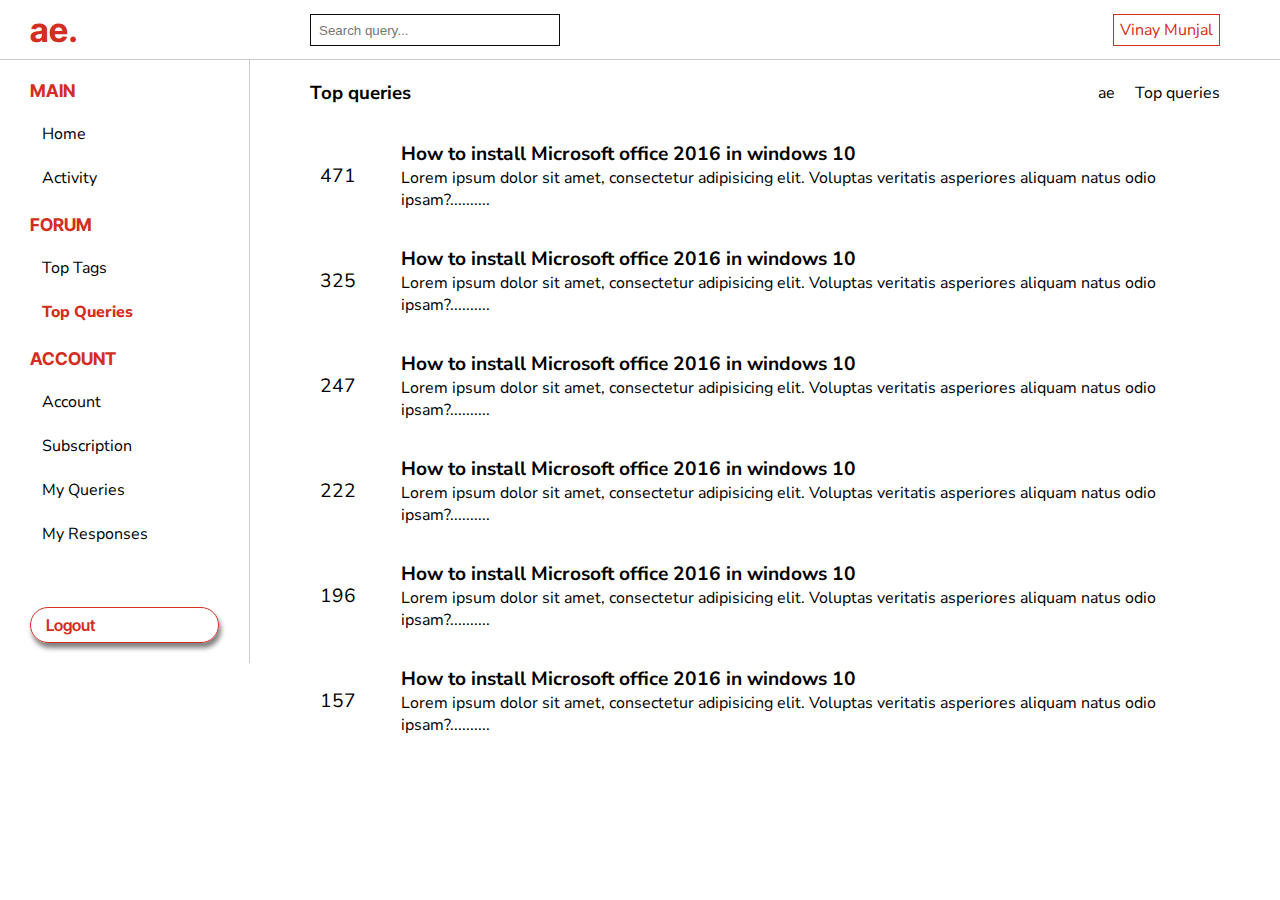
<file: logged/top-queries.html>
<!DOCTYPE html>
<html lang="en">

<head>
    <meta charset="UTF-8">
    <meta http-equiv="X-UA-Compatible" content="IE=edge">
    <meta name="viewport" content="width=device-width, initial-scale=1.0">
    <title>ae - Home</title>
    <link rel="stylesheet" href="../assets/css/logged.css">
    <link rel="stylesheet" href="../assets/css/responsive-logged.css">
    <link rel="stylesheet" href="https://cdnjs.cloudflare.com/ajax/libs/font-awesome/6.4.0/css/all.min.css"
        integrity="sha512-iecdLmaskl7CVkqkXNQ/ZH/XLlvWZOJyj7Yy7tcenmpD1ypASozpmT/E0iPtmFIB46ZmdtAc9eNBvH0H/ZpiBw=="
        crossorigin="anonymous" referrerpolicy="no-referrer" />
</head>

<body>
    <nav>
        <div class="left">
            <a href="#" class="logo">ae.</a>
        </div>
        <div class="right">
            <div class="search-box">
                <input type="text" name="q" id="q" placeholder="Search query...">
                <i class="fa fa-search"></i>
            </div>

            <div class="icons-section">
                <div class="notifications">
                    <i class="fa fa-bell view-noti"></i>

                    <div class="all-notifications">
                        <h4>All notifications</h4>
                        <a href="#" class="single-notification"><i class="fa fa-bell"></i>Lorem ipsum dolor sit
                            amet.</a>
                        <a href="#" class="single-notification"><i class="fa fa-bell"></i>Lorem ipsum dolor sit
                            amet.</a>
                        <a href="#" class="single-notification"><i class="fa fa-bell"></i>Lorem ipsum dolor sit
                            amet.</a>
                        <a href="#" class="single-notification"><i class="fa fa-bell"></i>Lorem ipsum dolor sit
                            amet.</a>
                        <a href="#" class="single-notification"><i class="fa fa-bell"></i>Lorem ipsum dolor sit
                            amet.</a>
                        <a href="#" class="view-all">View all</a>
                    </div>
                </div>
                <a href="/" class="logout">
                    <i class="fa fa-sign-out-alt"></i>
                </a>
                <div class="loggedin-user">
                    Vinay Munjal
                </div>
            </div>
        </div>


    </nav>

    <div class="main">
        <div class="sidebar">
            <div class="menus">
                <h3>Main</h3>
                <a href="/logged"><i class="fa fa-home"></i> <span>Home</span></a>
                <a href="activity.html"><i class="fa fa-chart-line"></i> <span>Activity</span></a>
                <h3>Forum</h3>
                <a href="top-tags.html"><i class="fa fa-tag"></i><span>Top Tags</span></a>
                <a class="active" href="top-queries.html"><i class="fa fa-list"></i><span>Top Queries</span></a>
                <h3>Account</h3>
                <a href="account.html"><i class="fa fa-cog"></i> <span>Account</span></a>
                <a href="subscription.html"><i class="fa fa-file-invoice"></i> <span>Subscription</span></a>
                <a href="my-queries.html"><i class="fa fa-question"></i> <span>My Queries</span></a>
                <a href="my-responses.html"><i class="fa fa-star"></i> <span>My Responses</span></a>
            </div>


            <a href="/" class="btn outline-btn"><span>Logout</span> <i class="fa fa-sign-out-alt"></i></a>
        </div>

        <div class="content">
            <div class="page-info">
                <h3>Top queries</h3>

                <div class="page-map">
                    <span>ae</span>
                    <i class="fa fa-chevron-right"></i>
                    <span>Top queries</span>
                </div>

            </div>
            <div class="top-queries">
                <div class="single-query">
                    <div class="query-vote">
                        <i class="fa fa-chevron-up active"></i>
                        <span class="vote">471</span>
                        <i class="fa fa-chevron-down"></i>
                    </div>
                    <a href="#" class="query-details">
                        <div class="query-title">How to install Microsoft office 2016 in windows 10</div>
                        <div class="query-desc">Lorem ipsum dolor sit amet, consectetur adipisicing elit. Voluptas
                            veritatis asperiores aliquam natus odio ipsam?..........</div>
                    </a>
                </div>
                <div class="single-query">
                    <div class="query-vote">
                        <i class="fa fa-chevron-up"></i>
                        <span class="vote">325</span>
                        <i class="fa fa-chevron-down active"></i>
                    </div>
                    <a href="#" class="query-details">
                        <div class="query-title">How to install Microsoft office 2016 in windows 10</div>
                        <div class="query-desc">Lorem ipsum dolor sit amet, consectetur adipisicing elit. Voluptas
                            veritatis asperiores aliquam natus odio ipsam?..........</div>
                    </a>
                </div>
                <div class="single-query">
                    <div class="query-vote">
                        <i class="fa fa-chevron-up"></i>
                        <span class="vote">247</span>
                        <i class="fa fa-chevron-down"></i>
                    </div>
                    <a href="#" class="query-details">
                        <div class="query-title">How to install Microsoft office 2016 in windows 10</div>
                        <div class="query-desc">Lorem ipsum dolor sit amet, consectetur adipisicing elit. Voluptas
                            veritatis asperiores aliquam natus odio ipsam?..........</div>
                    </a>
                </div>
                <div class="single-query">
                    <div class="query-vote">
                        <i class="fa fa-chevron-up"></i>
                        <span class="vote">222</span>
                        <i class="fa fa-chevron-down"></i>
                    </div>
                    <a href="#" class="query-details">
                        <div class="query-title">How to install Microsoft office 2016 in windows 10</div>
                        <div class="query-desc">Lorem ipsum dolor sit amet, consectetur adipisicing elit. Voluptas
                            veritatis asperiores aliquam natus odio ipsam?..........</div>
                    </a>
                </div>
                <div class="single-query">
                    <div class="query-vote">
                        <i class="fa fa-chevron-up"></i>
                        <span class="vote">196</span>
                        <i class="fa fa-chevron-down"></i>
                    </div>
                    <a href="#" class="query-details">
                        <div class="query-title">How to install Microsoft office 2016 in windows 10</div>
                        <div class="query-desc">Lorem ipsum dolor sit amet, consectetur adipisicing elit. Voluptas
                            veritatis asperiores aliquam natus odio ipsam?..........</div>
                    </a>
                </div>
                <div class="single-query">
                    <div class="query-vote">
                        <i class="fa fa-chevron-up"></i>
                        <span class="vote">157</span>
                        <i class="fa fa-chevron-down"></i>
                    </div>
                    <a href="#" class="query-details">
                        <div class="query-title">How to install Microsoft office 2016 in windows 10</div>
                        <div class="query-desc">Lorem ipsum dolor sit amet, consectetur adipisicing elit. Voluptas
                            veritatis asperiores aliquam natus odio ipsam?..........</div>
                    </a>
                </div>
            </div>
        </div>
    </div>
    <script src="https://code.jquery.com/jquery-3.6.4.min.js"
        integrity="sha256-oP6HI9z1XaZNBrJURtCoUT5SUnxFr8s3BzRl+cbzUq8=" crossorigin="anonymous"></script>
    <script src="../assets/js/script.js"></script>
</body>

</html>
</file>
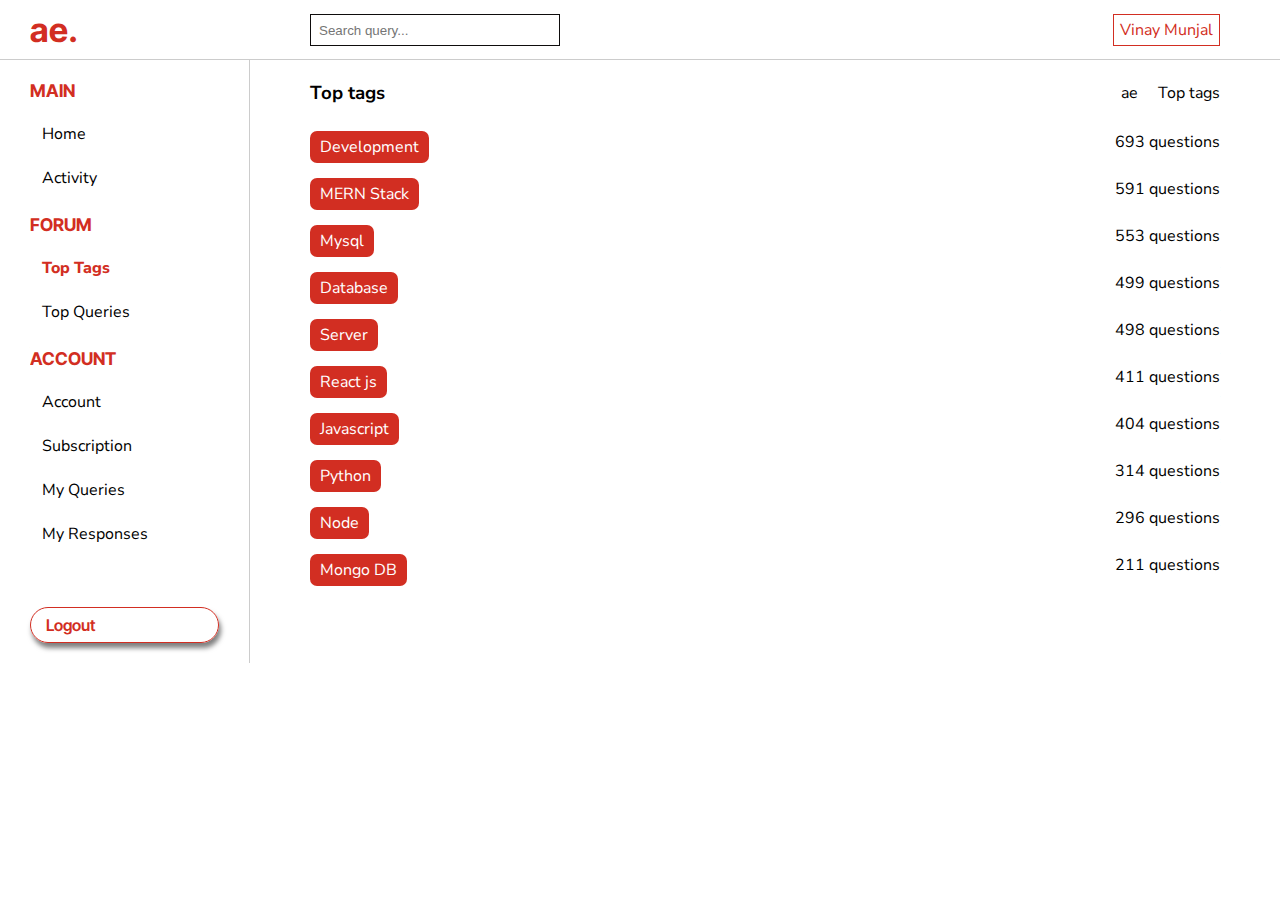
<file: logged/top-tags.html>
<!DOCTYPE html>
<html lang="en">

<head>
    <meta charset="UTF-8">
    <meta http-equiv="X-UA-Compatible" content="IE=edge">
    <meta name="viewport" content="width=device-width, initial-scale=1.0">
    <title>ae - Home</title>
    <link rel="stylesheet" href="../assets/css/logged.css">
    <link rel="stylesheet" href="../assets/css/responsive-logged.css">
    <link rel="stylesheet" href="https://cdnjs.cloudflare.com/ajax/libs/font-awesome/6.4.0/css/all.min.css"
        integrity="sha512-iecdLmaskl7CVkqkXNQ/ZH/XLlvWZOJyj7Yy7tcenmpD1ypASozpmT/E0iPtmFIB46ZmdtAc9eNBvH0H/ZpiBw=="
        crossorigin="anonymous" referrerpolicy="no-referrer" />
</head>

<body>
    <nav>
        <div class="left">
            <a href="#" class="logo">ae.</a>
        </div>
        <div class="right">
            <div class="search-box">
                <input type="text" name="q" id="q" placeholder="Search query...">
                <i class="fa fa-search"></i>
            </div>

            <div class="icons-section">
                <div class="notifications">
                    <i class="fa fa-bell view-noti"></i>

                    <div class="all-notifications">
                        <h4>All notifications</h4>
                        <a href="#" class="single-notification"><i class="fa fa-bell"></i>Lorem ipsum dolor sit
                            amet.</a>
                        <a href="#" class="single-notification"><i class="fa fa-bell"></i>Lorem ipsum dolor sit
                            amet.</a>
                        <a href="#" class="single-notification"><i class="fa fa-bell"></i>Lorem ipsum dolor sit
                            amet.</a>
                        <a href="#" class="single-notification"><i class="fa fa-bell"></i>Lorem ipsum dolor sit
                            amet.</a>
                        <a href="#" class="single-notification"><i class="fa fa-bell"></i>Lorem ipsum dolor sit
                            amet.</a>
                        <a href="#" class="view-all">View all</a>
                    </div>
                </div>
                <a href="/" class="logout">
                    <i class="fa fa-sign-out-alt"></i>
                </a>
                <div class="loggedin-user">
                    Vinay Munjal
                </div>
            </div>
        </div>


    </nav>

    <div class="main">
        <div class="sidebar">
            <div class="menus">
                <h3>Main</h3>
                <a href="/logged"><i class="fa fa-home"></i> <span>Home</span></a>
                <a href="activity.html"><i class="fa fa-chart-line"></i> <span>Activity</span></a>
                <h3>Forum</h3>
                <a class="active" href="top-tags.html"><i class="fa fa-tag"></i><span>Top Tags</span></a>
                <a href="top-queries.html"><i class="fa fa-list"></i><span>Top Queries</span></a>
                <h3>Account</h3>
                <a href="account.html"><i class="fa fa-cog"></i> <span>Account</span></a>
                <a href="subscription.html"><i class="fa fa-file-invoice"></i> <span>Subscription</span></a>
                <a href="my-queries.html"><i class="fa fa-question"></i> <span>My Queries</span></a>
                <a href="my-responses.html"><i class="fa fa-star"></i> <span>My Responses</span></a>
            </div>


            <a href="/" class="btn outline-btn"><span>Logout</span> <i class="fa fa-sign-out-alt"></i></a>
        </div>

        <div class="content">
            <div class="page-info">
                <h3>Top tags</h3>

                <div class="page-map">
                    <span>ae</span>
                    <i class="fa fa-chevron-right"></i>
                    <span>Top tags</span>
                </div>
            </div>

            <div class="top-tags">
                <div class="single-tag">
                    <a href="#">Development</a>
                    <span class="questions">693 questions</span>
                </div>
                <div class="single-tag">
                    <a href="#">MERN Stack</a>
                    <span class="questions">591 questions</span>
                </div>
                <div class="single-tag">
                    <a href="#">Mysql</a>
                    <span class="questions">553 questions</span>
                </div>
                <div class="single-tag">
                    <a href="#">Database</a>
                    <span class="questions">499 questions</span>
                </div>
                <div class="single-tag">
                    <a href="#">Server</a>
                    <span class="questions">498 questions</span>
                </div>
                <div class="single-tag">
                    <a href="#">React js</a>
                    <span class="questions">411 questions</span>
                </div>
                <div class="single-tag">
                    <a href="#">Javascript</a>
                    <span class="questions">404 questions</span>
                </div>
                <div class="single-tag">
                    <a href="#">Python</a>
                    <span class="questions">314 questions</span>
                </div>
                <div class="single-tag">
                    <a href="#">Node</a>
                    <span class="questions">296 questions</span>
                </div>
                <div class="single-tag">
                    <a href="#">Mongo DB</a>
                    <span class="questions">211 questions</span>
                </div>
            </div>
        </div>
    </div>
    <script src="https://code.jquery.com/jquery-3.6.4.min.js"
        integrity="sha256-oP6HI9z1XaZNBrJURtCoUT5SUnxFr8s3BzRl+cbzUq8=" crossorigin="anonymous"></script>
    <script src="../assets/js/script.js"></script>
</body>

</html>
</file>
<file: assets/css/style.css>
@import url("https://fonts.googleapis.com/css2?family=Inter+Tight:ital,wght@0,100..900;1,100..900&family=Nunito+Sans:ital,opsz,wght@0,6..12,200..1000;1,6..12,200..1000&display=swap");
* {
  margin: 0;
  padding: 0;
  box-sizing: border-box;
}

body {
  position: relative;
  font-family: "Nunito sans", sans-serif;
}
body::-webkit-scrollbar {
  width: 5px;
}
body::-webkit-scrollbar-track {
  background: #0e0c0c;
  opacity: 0.7;
}
body::-webkit-scrollbar-thumb {
  background: #d22e22;
}
body::-webkit-scrollbar-thumb:hover {
  background: #555;
}

a {
  text-decoration: none;
  color: inherit;
}

ul {
  list-style: none;
}

.mark {
  position: relative;
  color: #d22e22;
}
.mark::before {
  content: "";
  position: absolute;
  bottom: 0;
  width: 55%;
  right: 0;
  height: 5px;
  background-color: #d22e22;
  -webkit-clip-path: polygon(51% 33%, 100% 1%, 100% 100%, 70% 100%, 26% 100%, 0 100%, 0 60%);
          clip-path: polygon(51% 33%, 100% 1%, 100% 100%, 70% 100%, 26% 100%, 0 100%, 0 60%);
}

.mark2 {
  position: relative;
  color: #000;
}
.mark2::before {
  content: "";
  position: absolute;
  bottom: 0;
  width: 30%;
  left: 0;
  height: 3px;
  background-color: #000;
  -webkit-clip-path: polygon(26% 100%, 0 100%, 0 60%, 51% 33%, 100% 1%, 100% 100%, 70% 100%);
          clip-path: polygon(26% 100%, 0 100%, 0 60%, 51% 33%, 100% 1%, 100% 100%, 70% 100%);
}

.btn {
  padding: 7px 15px;
  border: none;
  font-weight: 600;
  font-family: "Inter tight", sans-serif;
  border-radius: 20px;
  border: 1px solid #d22e22;
  cursor: pointer;
}
.btn.default-btn {
  background-color: #d22e22;
  box-shadow: 2px 5px 5px rgba(0, 0, 0, 0.5);
  transition: box-shadow 0.3s;
  color: #e8e8e8;
}
.btn.default-btn:hover {
  box-shadow: none;
}
.btn.outline-btn {
  background-color: transparent;
  color: #d22e22;
  box-shadow: 2px 5px 5px rgba(0, 0, 0, 0.5);
  transition: box-shadow 0.3s;
}
.btn.outline-btn:hover {
  box-shadow: none;
}
.btn.secondary-btn {
  background-color: #fff;
  color: #d22e22;
  box-shadow: 2px 5px 5px rgba(0, 0, 0, 0.5);
  transition: box-shadow 0.3s;
  border: 1px solid #fff;
}
.btn.secondary-btn:hover {
  box-shadow: none;
}

nav {
  height: 80px;
  display: flex;
  padding: 0 60px;
  align-items: center;
  border-bottom: 1px solid #ccc;
  position: -webkit-sticky;
  position: sticky;
  background-color: #fff;
  z-index: 999;
  top: 0;
}
nav .menu-bar,
nav .close-bar {
  display: none;
}
nav .logo {
  font-size: 2.1rem;
  font-family: "Inter tight", sans-serif;
  font-weight: 700;
  color: #d22e22;
}
nav .menu {
  flex: 1;
  display: flex;
  justify-content: flex-end;
  gap: 30px;
  align-items: center;
}
nav .menu li {
  font-weight: 500;
  font-size: 1rem;
  text-transform: uppercase;
}
nav .menu li.active {
  color: #d22e22;
  font-weight: 800;
}
nav .menu li:hover:not(.btn) {
  color: #d22e22;
}

.hero {
  min-height: calc(100vh - 80px);
  display: flex;
  flex-direction: column;
  align-items: center;
  margin: auto;
  justify-content: center;
  color: #0e0c0c;
  padding: 0 60px;
}
.hero h3 {
  font-size: 1.7rem;
  font-family: "Inter tight", sans-serif;
}
.hero h2 {
  font-size: 2.7rem;
  font-family: "Inter tight", sans-serif;
  margin: 15px 0;
  text-align: center;
  position: relative;
}
.hero p {
  width: 600px;
  text-align: center;
  font-size: 1.1rem;
}
.hero .buttons {
  margin-top: 20px;
  display: flex;
  gap: 40px;
  font-size: 1.2rem;
}

.who-we-are {
  min-height: calc(100vh - 80px);
  padding: 30px 60px;
  display: flex;
  gap: 40px;
  align-items: center;
}
.who-we-are img {
  width: 500px;
}
.who-we-are .content {
  float: 1;
}
.who-we-are .content h2 {
  font-family: "Inter tight", sans-serif;
  font-size: 2.4rem;
  margin-bottom: 30px;
}
.who-we-are .content p {
  margin: 10px 0;
  font-size: 1rem;
  text-align: justify;
}
.who-we-are .content .btn {
  display: inline-block;
  margin-top: 10px;
}

.how-we-work {
  min-height: calc(100vh - 80px);
  padding: 30px 60px;
  display: flex;
  gap: 40px;
  align-items: center;
}
.how-we-work img {
  width: 500px;
}
.how-we-work .content {
  flex: 1;
}
.how-we-work .content h2 {
  font-family: "Inter tight", sans-serif;
  font-size: 2.4rem;
  margin-bottom: 30px;
}
.how-we-work .content .steps {
  display: flex;
  flex-direction: column;
}
.how-we-work .content .steps .step {
  font-size: 1.3rem;
  position: relative;
  margin: 25px 0;
  font-family: "Inter tight", sans-serif;
  padding-left: 20px;
  display: flex;
  align-items: center;
  justify-content: space-between;
}
.how-we-work .content .steps .step i {
  color: #d22e22;
  transition: 0.3s linear;
  position: absolute;
  right: 30px;
}
.how-we-work .content .steps .step span {
  font-size: 4.5rem;
  position: absolute;
  top: 50%;
  transform: translateY(-50%);
  color: #d22e22;
  opacity: 0;
  transition: opacity 0.3s;
}
.how-we-work .content .steps .step:hover i {
  right: 0;
}
.how-we-work .content .steps .step:hover span {
  opacity: 0.4;
}

.rules {
  min-height: calc(100vh - 80px);
  padding: 30px 60px;
  display: flex;
  gap: 40px;
  align-items: center;
}
.rules img {
  width: 500px;
}
.rules .content {
  flex: 1;
}
.rules .content h2 {
  font-family: "Inter tight", sans-serif;
  font-size: 2.4rem;
  margin-bottom: 30px;
}
.rules .content .all-rules {
  line-height: 28px;
  margin-bottom: 10px;
}

footer {
  height: 40px;
  display: flex;
  justify-content: center;
  align-items: center;
  background-color: #e8e8e8;
  font-weight: 600;
}

section {
  min-height: calc(100vh - 80px);
  padding: 30px 60px;
}
section > h2 {
  text-align: center;
  font-size: 2.4rem;
  margin-bottom: 30px;
}
section .section-info {
  display: flex;
  gap: 40px;
}
section .section-info img {
  width: 500px;
}
section .section-info p {
  margin-bottom: 20px;
}
section .section-info h2 {
  margin-bottom: 8px;
}

.all-faqs .single-faq {
  height: 40px;
  overflow: hidden;
  margin: 20px 0;
  transition: height 0.3s;
}
.all-faqs .single-faq.open {
  height: auto;
}
.all-faqs .single-faq .faq-ques {
  height: 40px;
  background-color: #d22e22;
  color: #fff;
  display: flex;
  font-size: 1.1rem;
  align-items: center;
  padding: 0 15px;
  justify-content: space-between;
  cursor: pointer;
}
.all-faqs .single-faq .faq-ques span {
  font-size: 1.4rem;
}
.all-faqs .single-faq .faq-ans {
  padding: 15px;
  border: 1px solid #0e0c0c;
  border-top: none;
}

.auth-box {
  min-height: calc(100vh - 80px - 40px);
  padding: 30px 60px;
  display: flex;
  justify-content: center;
  align-items: center;
}
.auth-box form {
  width: 400px;
  min-height: 200px;
  background-color: #d22e22;
  padding: 30px 35px;
  color: #fff;
  border-radius: 50px;
  filter: drop-shadow(5px 7px 5px #d22e22);
}
.auth-box form h2 {
  text-align: center;
  font-family: "Inter tight", sans-serif;
  margin-bottom: 20px;
}
.auth-box form .formGroup {
  width: 100%;
  border: 1px solid #fff;
  padding: 20px 10px;
  margin-bottom: 18px;
  position: relative;
}
.auth-box form .formGroup label {
  position: absolute;
  pointer-events: none;
  left: 10px;
  top: 50%;
  transition: 0.15s linear;
  transform: translateY(-50%);
}
.auth-box form .formGroup input {
  width: 100%;
  outline: none;
  border: none;
  background-color: transparent;
  color: #fff;
  font-size: 1rem;
}
.auth-box form .formGroup input:focus + label, .auth-box form .formGroup input:valid + label {
  top: 15px;
  font-size: 0.8rem;
}
.auth-box form .formGroup i {
  position: absolute;
  right: 2%;
  top: 50%;
  transform: translateY(-50%);
  cursor: pointer;
}
.auth-box .links {
  display: flex;
  justify-content: space-between;
  margin-top: 18px;
}/*# sourceMappingURL=style.css.map */
</file>
<file: assets/css/responsive-style.css>
@media screen and (max-width: 750px) {
  nav {
    justify-content: space-between;
    position: relative;
    padding: 0 40px;
  }
  nav .menu {
    position: fixed;
    height: 100vh;
    top: 0;
    right: 0;
    z-index: 999;
    flex-direction: column;
    background-color: #fff;
    justify-content: flex-start;
    padding: 20px 35px;
    right: -400px;
    filter: drop-shadow(0 3px 4px rgba(0, 0, 0, 0.7));
    transition: right 0.3s linear;
  }
  nav .menu li:first-child {
    margin-top: 40px;
  }
  nav .menu.open {
    right: 0;
  }
  nav .menu-bar {
    cursor: pointer;
    display: block;
  }
  nav .close-bar {
    transition: 0.3s linear;
    font-size: 1.4rem;
    position: fixed;
    top: 15px;
    right: 15px;
    color: #f00;
    cursor: pointer;
    z-index: 1000;
  }
  nav .close-bar.open {
    display: block;
  }
  .hero {
    padding: 0 40px;
  }
  .hero h3 {
    font-size: 1.5rem;
  }
  .hero h2 {
    font-size: 2.2rem;
  }
  .hero p {
    width: 400px;
  }
  .hero .buttons {
    gap: 20px;
    font-size: 1.1rem;
  }
  .who-we-are {
    min-height: 0;
    padding: 40px;
    flex-direction: column;
  }
  .who-we-are .content h2 {
    font-size: 2rem;
  }
  .who-we-are .content p {
    font-size: 0.9rem;
  }
  .who-we-are img {
    display: none;
  }
  .how-we-work {
    min-height: 0;
    padding: 40px;
    flex-direction: column-reverse;
    justify-content: center;
    align-items: flex-start;
  }
  .how-we-work img {
    display: none;
  }
  .how-we-work .content {
    width: 100%;
  }
  .how-we-work .content h2 {
    font-size: 2rem;
  }
  .how-we-work .content .steps .step {
    font-size: 0.9rem;
    margin: 18px 0;
  }
  .how-we-work .content .steps .step i {
    right: 20px;
  }
  .how-we-work .content .steps .step span {
    font-size: 4rem;
  }
  .how-we-work .content .btn {
    margin-top: 10px;
    display: inline-block;
  }
  .rules {
    min-height: 0;
    padding: 40px;
    gap: 0;
  }
  .rules img {
    display: none;
  }
  .rules .content {
    width: 100%;
  }
  .rules .content h2 {
    font-size: 2rem;
    margin-bottom: 20px;
  }
  .rules .content .all-rules {
    line-height: 40px;
    margin-bottom: 8px;
    font-size: 0.9rem;
  }
  section {
    min-height: calc(100vh - 80px);
    padding: 40px;
  }
  section > h2 {
    font-size: 2.2rem;
  }
  section .section-info {
    flex-direction: column;
    justify-content: center;
  }
  section .section-info img {
    width: 335px;
  }
  section .section-info p {
    margin-bottom: 20px;
  }
  section .section-info h2 {
    margin-bottom: 8px;
  }
  .all-faqs .single-faq {
    height: 50px;
  }
  .all-faqs .single-faq .faq-ques {
    height: 50px;
    font-size: 1rem;
  }
  .all-faqs .single-faq .faq-ques span {
    font-size: 1.2rem;
  }
  .all-faqs .single-faq .faq-ans {
    font-size: 0.9rem;
  }
  .auth-box form .formGroup {
    padding: 15px 10px;
  }
  .auth-box form .formGroup input {
    font-size: 0.9rem;
  }
  .auth-box form .formGroup input:focus + label, .auth-box form .formGroup input:valid + label {
    top: 10px;
  }
  .auth-box .links {
    display: flex;
    justify-content: space-between;
    margin-top: 18px;
    font-size: 0.9rem;
  }
}/*# sourceMappingURL=responsive-style.css.map */
</file>
<file: assets/css/logged.css>
@import url("https://fonts.googleapis.com/css2?family=Inter+Tight:ital,wght@0,100..900;1,100..900&family=Nunito+Sans:ital,opsz,wght@0,6..12,200..1000;1,6..12,200..1000&display=swap");
* {
  margin: 0;
  padding: 0;
  box-sizing: border-box;
}

body {
  position: relative;
  font-family: "Nunito sans", sans-serif;
}
body::-webkit-scrollbar {
  width: 5px;
}
body::-webkit-scrollbar-track {
  background: #0e0c0c;
  opacity: 0.7;
}
body::-webkit-scrollbar-thumb {
  background: #d22e22;
}
body::-webkit-scrollbar-thumb:hover {
  background: #555;
}

.btn {
  padding: 7px 15px;
  border: none;
  font-weight: 600;
  font-family: "Inter tight", sans-serif;
  border-radius: 20px;
  border: 1px solid #d22e22;
  cursor: pointer;
}
.btn.default-btn {
  background-color: #d22e22;
  box-shadow: 2px 5px 5px rgba(0, 0, 0, 0.5);
  transition: box-shadow 0.3s;
  color: #e8e8e8;
}
.btn.default-btn:hover {
  box-shadow: none;
}
.btn.outline-btn {
  background-color: transparent;
  color: #d22e22;
  box-shadow: 2px 5px 5px rgba(0, 0, 0, 0.5);
  transition: box-shadow 0.3s;
}
.btn.outline-btn:hover {
  box-shadow: none;
}
.btn.secondary-btn {
  background-color: #fff;
  color: #d22e22;
  box-shadow: 2px 5px 5px rgba(0, 0, 0, 0.5);
  transition: box-shadow 0.3s;
  border: 1px solid #fff;
}
.btn.secondary-btn:hover {
  box-shadow: none;
}

a {
  text-decoration: none;
  color: inherit;
}

ul {
  list-style: none;
}

nav {
  display: flex;
  height: 60px;
  position: -webkit-sticky;
  position: sticky;
  top: 0;
  align-items: center;
  justify-content: space-between;
  border-bottom: 1px solid #ccc;
  background-color: #fff;
  z-index: 99;
}
nav .left {
  width: 250px;
  padding: 0 30px;
}
nav .left .logo {
  font-size: 2.1rem;
  font-family: "Inter tight", sans-serif;
  font-weight: 700;
  color: #d22e22;
}
nav .right {
  display: flex;
  flex: 1;
  justify-content: space-between;
  align-items: center;
  padding: 0 60px;
}
nav .right .search-box {
  border: 1px solid #0e0c0c;
  position: relative;
  padding: 4px 8px;
  font-size: 1rem;
  width: 250px;
}
nav .right .search-box input {
  background-color: transparent;
  border: none;
  outline: none;
  padding-right: 18px;
}
nav .right .search-box i {
  position: absolute;
  right: 10px;
  top: 50%;
  transform: translateY(-50%);
}
nav .right .icons-section {
  display: flex;
  gap: 25px;
  align-items: center;
}
nav .right .icons-section .notifications {
  position: relative;
}
nav .right .icons-section .notifications > i {
  font-size: 1.1rem;
  cursor: pointer;
  color: #d22e22;
}
nav .right .icons-section .notifications .all-notifications {
  position: absolute;
  right: 0;
  top: 30px;
  min-width: 250px;
  display: flex;
  flex-direction: column;
  justify-content: space-between;
  overflow: hidden;
  gap: 20px;
  background-color: #fff;
  border: 1px solid #ccc;
  display: none;
  height: 300px;
}
nav .right .icons-section .notifications .all-notifications h4 {
  font-size: 1.4rem;
  color: #d22e22;
  text-align: center;
}
nav .right .icons-section .notifications .all-notifications .single-notification {
  display: flex;
  gap: 10px;
  align-items: center;
  padding: 0 10px;
}
nav .right .icons-section .notifications .all-notifications .single-notification:hover {
  color: #d22e22;
}
nav .right .icons-section .notifications .all-notifications .view-all {
  background-color: #d22e22;
  padding: 5px 0;
  text-align: center;
  color: #fff;
}
nav .right .icons-section .notifications .all-notifications.open {
  display: flex;
}
nav .right .icons-section .logout > i {
  font-size: 1.1rem;
  cursor: pointer;
  color: #d22e22;
}
nav .right .icons-section .loggedin-user {
  border: 1px solid #d22e22;
  padding: 4px 6px;
  color: #d22e22;
  transition: background-color 0.3s linear, color 0.3s linear;
  cursor: cell;
}
nav .right .icons-section .loggedin-user:hover {
  background-color: #d22e22;
  color: #fff;
}

.main {
  display: flex;
  min-height: calc(100vh - 60px);
  align-items: flex-start;
}
.main .sidebar {
  width: 250px;
  overflow: hidden;
  padding: 20px 30px;
  border-right: 1px solid #ccc;
  display: flex;
  flex-direction: column;
  justify-content: space-between;
  position: -webkit-sticky;
  position: sticky;
  top: 60px;
}
.main .sidebar .menus h3 {
  font-size: 1.1rem;
  font-weight: 700;
  font-family: "Inter tight", sans-serif;
  color: #d22e22;
  text-transform: uppercase;
}
.main .sidebar .menus h3:not(:first-child) {
  margin-top: 25px;
}
.main .sidebar .menus a {
  display: flex;
  gap: 12px;
  margin: 22px 0;
  font-size: 1rem;
}
.main .sidebar .menus a:hover {
  color: #d22e22;
}
.main .sidebar .menus a.active {
  font-weight: 800;
  color: #d22e22;
}
.main .sidebar .btn {
  margin-top: 40px;
  display: flex;
  justify-content: space-between;
  align-items: center;
}
.main .content {
  padding: 20px 60px;
  flex: 1;
}
.main .content .page-info {
  display: flex;
  align-items: center;
  justify-content: space-between;
}
.main .content .page-map {
  display: flex;
  gap: 10px;
  align-items: center;
}

.query-form .ask-query {
  margin-top: 25px;
}
.query-form .ask-query input {
  width: 100%;
  padding: 10px;
  margin-bottom: 20px;
  border: 1px solid #0e0c0c;
  outline: none;
  font-family: "Nunito sans", sans-serif;
}
.query-form .ask-query textarea {
  position: relative;
  width: 100%;
  height: 200px;
  resize: none;
  border: 1px solid #0e0c0c;
  outline: none;
  padding: 10px;
  font-family: "Nunito sans", sans-serif;
}
.query-form .buttons {
  margin-top: 10px;
  display: flex;
  gap: 10px;
}

.recent-queries {
  margin-top: 40px;
}
.recent-queries .head {
  display: flex;
  justify-content: space-between;
  align-items: center;
}
.recent-queries .head h4 {
  font-size: 1.3rem;
}
.recent-queries .head select {
  padding: 5px 7px;
  font-family: "Nunito sans", sans-serif;
}
.recent-queries .all-queries {
  margin-top: 10px;
}

.single-query {
  padding: 10px;
  display: flex;
  gap: 45px;
  align-items: center;
  margin: 15px 0;
}
.single-query .query-vote {
  display: flex;
  flex-direction: column;
  align-items: center;
  justify-content: center;
}
.single-query .query-vote i {
  font-size: 1.5rem;
  cursor: pointer;
  color: rgb(156, 156, 156);
  font-weight: 800;
}
.single-query .query-vote i.active {
  color: #d22e22;
}
.single-query .query-vote .vote {
  font-size: 1.2rem;
}
.single-query .query-title {
  font-size: 1.2rem;
  font-weight: 700;
}
.single-query:hover {
  background-color: #e8e8e8;
}

.all-activity {
  margin-top: 25px;
}
.all-activity .single-activity {
  display: flex;
  align-items: center;
  gap: 10px;
  position: relative;
  font-family: "Nunito sans", sans-serif;
  padding: 30px 0;
  margin-left: 60px;
}
.all-activity .single-activity .time {
  font-weight: 300;
}
.all-activity .single-activity .work {
  display: flex;
  align-items: center;
  justify-content: space-between;
  flex: 1;
  gap: 8px;
}
.all-activity .single-activity .work span {
  text-align: right;
  font-weight: 700;
}
.all-activity .single-activity::before {
  position: absolute;
  content: "";
  width: 2px;
  height: 100%;
  background-color: #ddd;
  left: -40px;
  transform: translateX(-50%);
  transition: background-color 0.3s;
}
.all-activity .single-activity::after {
  position: absolute;
  content: "";
  width: 12px;
  height: 12px;
  border-radius: 50%;
  background-color: #555;
  left: -40px;
  transform: translateX(-50%);
}
.all-activity .single-activity:hover::after {
  background-color: #d22e22;
}
.all-activity .single-activity:hover span {
  color: #d22e22;
}

.top-tags {
  margin-top: 25px;
}
.top-tags .single-tag {
  margin: 15px 0;
  display: flex;
  justify-content: space-between;
}
.top-tags .single-tag a {
  background-color: #d22e22;
  padding: 5px 10px;
  cursor: pointer;
  color: #fff;
  border-radius: 7px;
}
.top-tags .single-tag a:hover + span {
  color: #d22e22;
  font-weight: 800;
}

.top-queries {
  margin-top: 25px;
}

.subscription {
  margin-top: 25px;
}
.subscription .all-plans {
  display: flex;
  justify-content: space-between;
  gap: 45px;
}
.subscription .all-plans .single-plan {
  border: 1px solid #d22e22;
  padding: 10px 15px;
  width: 100%;
  border-radius: 15px;
  box-shadow: 5px 5px 7px #d22e22;
}
.subscription .all-plans .single-plan .plan-name {
  margin-bottom: 15px;
  color: #d22e22;
  font-family: "Inter tight", sans-serif;
  font-weight: 700;
  font-size: 1.4rem;
}
.subscription .all-plans .single-plan .plan-features {
  margin-top: 20px;
}
.subscription .all-plans .single-plan .plan-features p {
  display: flex;
  justify-content: space-between;
  margin: 10px 0;
  font-weight: 600;
  font-size: 1.1rem;
}
.subscription .all-plans .single-plan .plan-features p .fa-check {
  color: green;
}
.subscription .all-plans .single-plan .plan-features p .fa-times {
  color: red;
}
.subscription .all-plans .single-plan button {
  margin-top: 20px;
  width: 100%;
}
.subscription .all-plans .single-plan.current {
  background: #d22e22;
  color: #fff;
}
.subscription .all-plans .single-plan.current .plan-name {
  color: #fff;
}
.subscription .all-plans .single-plan.current .plan-features {
  margin-top: 20px;
}
.subscription .all-plans .single-plan.current .plan-features p .fa-check,
.subscription .all-plans .single-plan.current .plan-features p .fa-times {
  color: #fff;
}
.subscription .all-plans .single-plan.current button {
  cursor: not-allowed;
}

.my-queries {
  margin-top: 25px;
}

.account {
  margin-top: 25px;
}
.account h3 {
  margin-bottom: 15px;
}
.account .settings {
  margin-top: 20px;
}
.account .settings .groups {
  display: flex;
  gap: 20px;
}
.account .settings .groups .formGroup2 {
  width: 100%;
}
.account .settings .groups .formGroup2 select {
  margin-top: 5px;
  width: 100%;
  padding: 10px 12px;
  font-family: "Nunito sans", sans-serif;
  font-size: 1rem;
}
.account .settings button {
  margin-top: 15px;
}

.formGroup {
  width: 100%;
  border: 1px solid #0e0c0c;
  padding: 20px 10px;
  margin-bottom: 18px;
  position: relative;
}
.formGroup label {
  position: absolute;
  pointer-events: none;
  left: 10px;
  top: 50%;
  transition: 0.15s linear;
  transform: translateY(-50%);
}
.formGroup input {
  width: 100%;
  outline: none;
  border: none;
  background-color: transparent;
  color: #0e0c0c;
  font-size: 1rem;
}
.formGroup input:focus + label, .formGroup input:valid + label {
  top: 15px;
  font-size: 0.8rem;
}
.formGroup i {
  position: absolute;
  right: 2%;
  top: 50%;
  transform: translateY(-50%);
  cursor: pointer;
}

.my-responses {
  margin-top: 25px;
}
.my-responses .single-response {
  position: relative;
  margin-bottom: 20px;
}
.my-responses .single-response .single-query:hover {
  background-color: transparent;
}
.my-responses .single-response .single-query:hover + .my-response {
  background-color: #e8e8e8;
}
.my-responses .single-response .my-response {
  padding: 10px 0 10px 120px;
  margin-top: -20px;
}
.my-responses .single-response .my-response i {
  rotate: 180deg;
}/*# sourceMappingURL=logged.css.map */
</file>
<file: assets/css/responsive-logged.css>
@media screen and (max-width: 750px) {
  nav .left {
    width: 80px;
  }
  nav .left .logo {
    font-size: 1.7rem;
  }
  nav .right {
    width: 100%;
    justify-content: flex-end;
  }
  nav .right .search-box {
    display: none;
  }
  nav .right .icons-section .notifications > i {
    font-size: 1rem;
  }
  nav .right .icons-section .notifications .all-notifications h4 {
    font-size: 1.2rem;
  }
  nav .right .icons-section .notifications .all-notifications .single-notification {
    font-size: 0.9rem;
  }
  nav .right .icons-section .notifications .all-notifications .view-all {
    font-size: 0.9rem;
  }
  .main .sidebar {
    width: 80px;
  }
  .main .sidebar .menus h3,
.main .sidebar .menus span {
    display: none;
  }
  .main .sidebar .menus a {
    margin: 30px 0;
  }
  .main .sidebar .btn {
    display: none;
  }
  .query-form .ask-query textarea {
    height: 120px;
  }
  .query-form .buttons {
    font-size: 0.9rem;
  }
  .recent-queries .head h4 {
    font-size: 1.1rem;
  }
  .recent-queries .head select {
    padding: 3px 5px;
  }
  .single-query {
    gap: 30px;
  }
  .single-query .query-vote i {
    font-size: 1.3rem;
  }
  .single-query .query-vote .vote {
    font-size: 1.1rem;
  }
  .single-query .query-title {
    font-size: 1rem;
  }
  .single-query .query-desc {
    font-size: 0.9rem;
  }
  .all-activity .single-activity {
    padding: 20px 0;
    gap: 20px;
  }
  .all-activity .single-activity .work {
    align-items: center;
  }
  .all-activity .single-activity::before {
    left: -40px;
  }
  .all-activity .single-activity::after {
    width: 6px;
    height: 6px;
    left: -40px;
  }
  .top-tags {
    margin-top: 25px;
  }
  .top-tags .single-tag a {
    padding: 3px 7px;
    font-size: 0.9rem;
  }
  .top-tags .single-tag span {
    font-size: 0.9rem;
  }
  .subscription {
    margin-top: 25px;
  }
  .subscription .all-plans {
    gap: 20px;
    flex-wrap: wrap;
  }
  .my-responses .single-response {
    position: relative;
  }
  .my-responses .single-response .my-response {
    padding: 10px 0 10px 70px;
  }
  .formGroup {
    padding: 10px 10px;
    margin-bottom: 12px;
  }
  .formGroup input {
    font-size: 0.9rem;
  }
  .formGroup input:focus + label, .formGroup input:valid + label {
    top: 8px;
  }
}/*# sourceMappingURL=responsive-logged.css.map */
</file>
